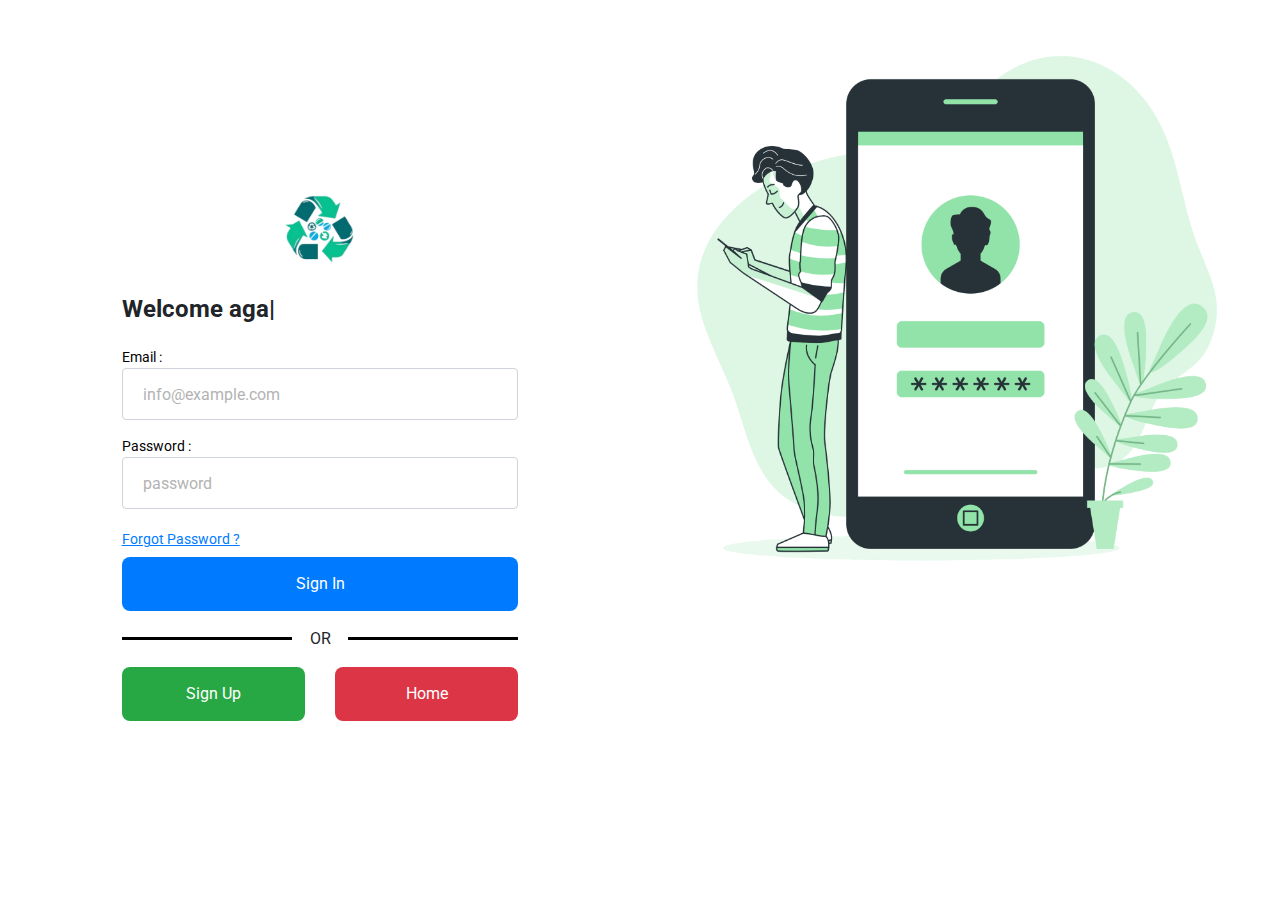
<file: index.html>
<!doctype html>
<html lang="en">

<head>
  <!-- Required meta tags -->
  <meta charset="utf-8">
  <meta name="viewport" content="width=device-width, initial-scale=1, shrink-to-fit=no">
  <link rel="shortcut icon" href="assets/img/logo.jpeg" type="image/x-icon">

  <link href="https://fonts.googleapis.com/css?family=Roboto:300,400&display=swap" rel="stylesheet">

  <link rel="stylesheet" href="assets/fonts/icomoon/style.css">
  <!-- Bootstrap CSS -->
  <link rel="stylesheet" href="assets/vendor/bootstrap/bootstrap.min.css">

  <!-- Style -->
  <link rel="stylesheet" href="assets/css/style.css">

  <title>Login</title>
</head>

<body>


  <div class="d-lg-flex half">
    <div class="bg order-1 order-md-2 mobile-hidden"><img src="assets/img/login-img.png" class="img" alt="login"></div>
    <div class="contents order-2 order-md-1 login">

      <div class="container">
        <div class="row mobile-row align-items-center justify-content-center">
          <div class="col-lg-8 col-md-10">
            <div class="text-center mb-3"> <img src="assets/img/logo-removebg-preview.png" style="width: 100px;" alt="">
            </div>
            <h3 class="login-text"> <strong><span id="element"></span></strong></h3>
            <form action="#" method="post" class="mt-4">
              <div class="form-group first">
                <label for="username">Email :</label>
                <input type="text" class="form-control input" placeholder="info@example.com" id="username">
              </div>
              <div class="form-group last mb-3">
                <label for="password">Password :</label>
                <input type="password" class="form-control input" placeholder="password" id="password">
              </div>

              <div class="d-flex mb-2 align-items-center">
                <span class="me-auto"><a href="#" class="forgot-pass">Forgot Password ?</a></span>
              </div>
              <div class="group-btn">
                <button class="link btn-block btn-primary sign-in">Sign In</button>
                <div class="text-center my-3 or"> <span>OR</span> </div>
                <div class="row mt-3">
                  <div class="col-md-6 col-sm-6">
                    <a href="register.html" class="link link-sign-up btn-block btn-success">Sign Up</a>
                  </div>
                  <div class="col-md-6 col-sm-6">
                    <a href="#" class="link link-home btn-block btn-danger">Home</a>
                  </div>
                </div>
              </div>

            </form>
          </div>
        </div>
      </div>
    </div>

    <div class="bg order-1 order-md-2 main-hidden"><img src="assets/img/login-img.png" alt=""></div>

  </div>



  <script src="./assets/vendor/jQuery/jquery-3.3.1.min.js"></script>
  <script src="./assets/vendor/jQuery/popper.min.js"></script>
  <script src="assets/vendor/typed/typed.umd.js"></script>
  <script src="./assets/js/main.js"></script>
</body>

</html>
</file>
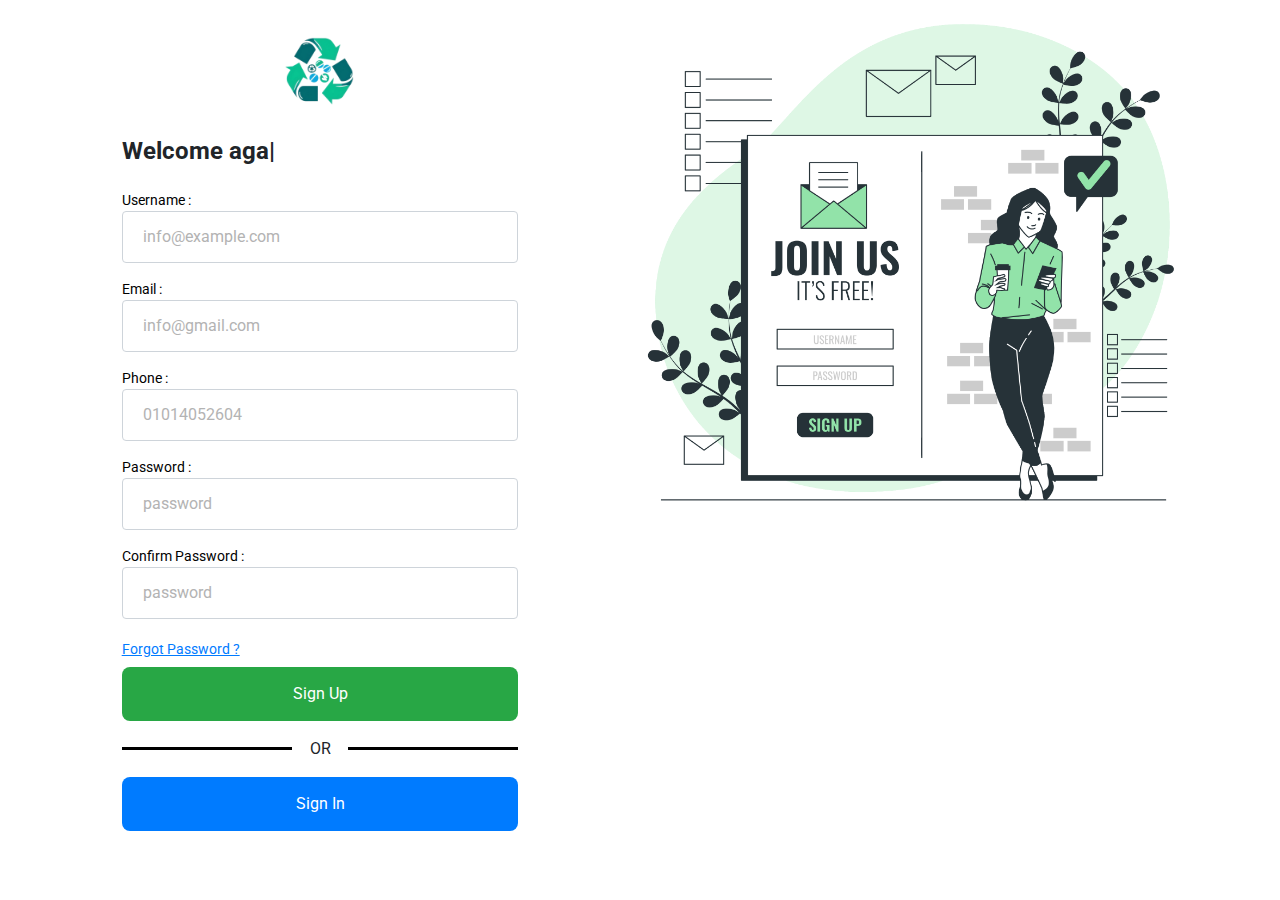
<file: register.html>
<!doctype html>
<html lang="en">

<head>
    <!-- Required meta tags -->
    <meta charset="utf-8">
    <meta name="viewport" content="width=device-width, initial-scale=1, shrink-to-fit=no">
    <link rel="shortcut icon" href="assets/img/logo.jpeg" type="image/x-icon">
    <link href="https://fonts.googleapis.com/css?family=Roboto:300,400&display=swap" rel="stylesheet">

    <link rel="stylesheet" href="assets/fonts/icomoon/style.css">
    <!-- Bootstrap CSS -->
    <link rel="stylesheet" href="assets/vendor/bootstrap/bootstrap.min.css">

    <!-- Style -->
    <link rel="stylesheet" href="assets/css/style.css">

    <title>Login</title>
</head>

<body>


    <div class="d-lg-flex half">
        <div class="bg order-2 order-md-2 mobile-hidden"><img src="assets/img/Sign up-bro.png" class="img register-img"
                alt="login">
        </div>

        <div class="contents order-1 order-md-1 register-login">
            <div class="container">
                <div class="row mobile-row register-row align-items-center justify-content-center">
                    <div class="col-lg-8 col-md-10">
                        <div class="text-center mb-3"> <img src="assets/img/logo-removebg-preview.png"
                                style="width: 100px;" alt="">
                        </div>
                        <h3 class="login-text"> <strong><span id="element"></span></strong></h3>
                        <form action="#" method="post" class="mt-4">
                            <div class="form-group first">
                                <label for="username">Username :</label>
                                <input type="text" class="form-control input" placeholder="info@example.com"
                                    id="username">
                            </div>

                            <div class="form-group first">
                                <label for="username">Email :</label>
                                <input type="text" class="form-control input" placeholder="info@gmail.com"
                                    id="username">
                            </div>
                            <div class="form-group first">
                                <label for="username">Phone :</label>
                                <input type="text" class="form-control input" placeholder="01014052604" id="username">
                            </div>
                            <div class="form-group last mb-3">
                                <label for="password">Password :</label>
                                <input type="password" class="form-control input" placeholder="password" id="password">
                            </div>

                            <div class="form-group last mb-3">
                                <label for="password">Confirm Password :</label>
                                <input type="password" class="form-control input" placeholder="password" id="password">
                            </div>

                            <div class="d-flex mb-2 align-items-center">
                                <span class="me-auto"><a href="#" class="forgot-pass">Forgot Password ?</a></span>
                            </div>
                            <div class="group-btn mb-5">
                                <button class="link btn-block btn-success sign-in">Sign Up</button>
                                <div class="text-center my-3 or"> <span>OR</span> </div>
                                <div class="row mt-3">
                                    <div class="col-md-12">
                                        <a href="index.html" class="link link-sign-up btn-block btn-primary">Sign In</a>
                                    </div>
                                  
                                </div>
                            </div>

                        </form>
                    </div>
                </div>
            </div>
        </div>




        <div class="bg order-1 order-md-2 main-hidden"><img src="assets/img/Sign up-bro.png" alt=""></div>

    </div>



    <script src="./assets/vendor/jQuery/jquery-3.3.1.min.js"></script>
    <script src="./assets/vendor/jQuery/popper.min.js"></script>
    <script src="assets/vendor/typed/typed.umd.js"></script>
    <script src="./assets/js/main.js"></script>
</body>

</html>
</file>
<file: assets/fonts/icomoon/style.css>
@font-face {
  font-family: 'icomoon';
  src:  url('fonts/icomoon.eot?10si43');
  src:  url('fonts/icomoon.eot?10si43#iefix') format('embedded-opentype'),
    url('fonts/icomoon.ttf?10si43') format('truetype'),
    url('fonts/icomoon.woff?10si43') format('woff'),
    url('fonts/icomoon.svg?10si43#icomoon') format('svg');
  font-weight: normal;
  font-style: normal;
}

[class^="icon-"], [class*=" icon-"] {
  /* use !important to prevent issues with browser extensions that change fonts */
  font-family: 'icomoon' !important;
  speak: none;
  font-style: normal;
  font-weight: normal;
  font-variant: normal;
  text-transform: none;
  line-height: 1;

  /* Better Font Rendering =========== */
  -webkit-font-smoothing: antialiased;
  -moz-osx-font-smoothing: grayscale;
}

.icon-asterisk:before {
  content: "\f069";
}
.icon-plus:before {
  content: "\f067";
}
.icon-question:before {
  content: "\f128";
}
.icon-minus:before {
  content: "\f068";
}
.icon-glass:before {
  content: "\f000";
}
.icon-music:before {
  content: "\f001";
}
.icon-search:before {
  content: "\f002";
}
.icon-envelope-o:before {
  content: "\f003";
}
.icon-heart:before {
  content: "\f004";
}
.icon-star:before {
  content: "\f005";
}
.icon-star-o:before {
  content: "\f006";
}
.icon-user:before {
  content: "\f007";
}
.icon-film:before {
  content: "\f008";
}
.icon-th-large:before {
  content: "\f009";
}
.icon-th:before {
  content: "\f00a";
}
.icon-th-list:before {
  content: "\f00b";
}
.icon-check:before {
  content: "\f00c";
}
.icon-close:before {
  content: "\f00d";
}
.icon-remove:before {
  content: "\f00d";
}
.icon-times:before {
  content: "\f00d";
}
.icon-search-plus:before {
  content: "\f00e";
}
.icon-search-minus:before {
  content: "\f010";
}
.icon-power-off:before {
  content: "\f011";
}
.icon-signal:before {
  content: "\f012";
}
.icon-cog:before {
  content: "\f013";
}
.icon-gear:before {
  content: "\f013";
}
.icon-trash-o:before {
  content: "\f014";
}
.icon-home:before {
  content: "\f015";
}
.icon-file-o:before {
  content: "\f016";
}
.icon-clock-o:before {
  content: "\f017";
}
.icon-road:before {
  content: "\f018";
}
.icon-download:before {
  content: "\f019";
}
.icon-arrow-circle-o-down:before {
  content: "\f01a";
}
.icon-arrow-circle-o-up:before {
  content: "\f01b";
}
.icon-inbox:before {
  content: "\f01c";
}
.icon-play-circle-o:before {
  content: "\f01d";
}
.icon-repeat:before {
  content: "\f01e";
}
.icon-rotate-right:before {
  content: "\f01e";
}
.icon-refresh:before {
  content: "\f021";
}
.icon-list-alt:before {
  content: "\f022";
}
.icon-lock:before {
  content: "\f023";
}
.icon-flag:before {
  content: "\f024";
}
.icon-headphones:before {
  content: "\f025";
}
.icon-volume-off:before {
  content: "\f026";
}
.icon-volume-down:before {
  content: "\f027";
}
.icon-volume-up:before {
  content: "\f028";
}
.icon-qrcode:before {
  content: "\f029";
}
.icon-barcode:before {
  content: "\f02a";
}
.icon-tag:before {
  content: "\f02b";
}
.icon-tags:before {
  content: "\f02c";
}
.icon-book:before {
  content: "\f02d";
}
.icon-bookmark:before {
  content: "\f02e";
}
.icon-print:before {
  content: "\f02f";
}
.icon-camera:before {
  content: "\f030";
}
.icon-font:before {
  content: "\f031";
}
.icon-bold:before {
  content: "\f032";
}
.icon-italic:before {
  content: "\f033";
}
.icon-text-height:before {
  content: "\f034";
}
.icon-text-width:before {
  content: "\f035";
}
.icon-align-left:before {
  content: "\f036";
}
.icon-align-center:before {
  content: "\f037";
}
.icon-align-right:before {
  content: "\f038";
}
.icon-align-justify:before {
  content: "\f039";
}
.icon-list:before {
  content: "\f03a";
}
.icon-dedent:before {
  content: "\f03b";
}
.icon-outdent:before {
  content: "\f03b";
}
.icon-indent:before {
  content: "\f03c";
}
.icon-video-camera:before {
  content: "\f03d";
}
.icon-image:before {
  content: "\f03e";
}
.icon-photo:before {
  content: "\f03e";
}
.icon-picture-o:before {
  content: "\f03e";
}
.icon-pencil:before {
  content: "\f040";
}
.icon-map-marker:before {
  content: "\f041";
}
.icon-adjust:before {
  content: "\f042";
}
.icon-tint:before {
  content: "\f043";
}
.icon-edit:before {
  content: "\f044";
}
.icon-pencil-square-o:before {
  content: "\f044";
}
.icon-share-square-o:before {
  content: "\f045";
}
.icon-check-square-o:before {
  content: "\f046";
}
.icon-arrows:before {
  content: "\f047";
}
.icon-step-backward:before {
  content: "\f048";
}
.icon-fast-backward:before {
  content: "\f049";
}
.icon-backward:before {
  content: "\f04a";
}
.icon-play:before {
  content: "\f04b";
}
.icon-pause:before {
  content: "\f04c";
}
.icon-stop:before {
  content: "\f04d";
}
.icon-forward:before {
  content: "\f04e";
}
.icon-fast-forward:before {
  content: "\f050";
}
.icon-step-forward:before {
  content: "\f051";
}
.icon-eject:before {
  content: "\f052";
}
.icon-chevron-left:before {
  content: "\f053";
}
.icon-chevron-right:before {
  content: "\f054";
}
.icon-plus-circle:before {
  content: "\f055";
}
.icon-minus-circle:before {
  content: "\f056";
}
.icon-times-circle:before {
  content: "\f057";
}
.icon-check-circle:before {
  content: "\f058";
}
.icon-question-circle:before {
  content: "\f059";
}
.icon-info-circle:before {
  content: "\f05a";
}
.icon-crosshairs:before {
  content: "\f05b";
}
.icon-times-circle-o:before {
  content: "\f05c";
}
.icon-check-circle-o:before {
  content: "\f05d";
}
.icon-ban:before {
  content: "\f05e";
}
.icon-arrow-left:before {
  content: "\f060";
}
.icon-arrow-right:before {
  content: "\f061";
}
.icon-arrow-up:before {
  content: "\f062";
}
.icon-arrow-down:before {
  content: "\f063";
}
.icon-mail-forward:before {
  content: "\f064";
}
.icon-share:before {
  content: "\f064";
}
.icon-expand:before {
  content: "\f065";
}
.icon-compress:before {
  content: "\f066";
}
.icon-exclamation-circle:before {
  content: "\f06a";
}
.icon-gift:before {
  content: "\f06b";
}
.icon-leaf:before {
  content: "\f06c";
}
.icon-fire:before {
  content: "\f06d";
}
.icon-eye:before {
  content: "\f06e";
}
.icon-eye-slash:before {
  content: "\f070";
}
.icon-exclamation-triangle:before {
  content: "\f071";
}
.icon-warning:before {
  content: "\f071";
}
.icon-plane:before {
  content: "\f072";
}
.icon-calendar:before {
  content: "\f073";
}
.icon-random:before {
  content: "\f074";
}
.icon-comment:before {
  content: "\f075";
}
.icon-magnet:before {
  content: "\f076";
}
.icon-chevron-up:before {
  content: "\f077";
}
.icon-chevron-down:before {
  content: "\f078";
}
.icon-retweet:before {
  content: "\f079";
}
.icon-shopping-cart:before {
  content: "\f07a";
}
.icon-folder:before {
  content: "\f07b";
}
.icon-folder-open:before {
  content: "\f07c";
}
.icon-arrows-v:before {
  content: "\f07d";
}
.icon-arrows-h:before {
  content: "\f07e";
}
.icon-bar-chart:before {
  content: "\f080";
}
.icon-bar-chart-o:before {
  content: "\f080";
}
.icon-twitter-square:before {
  content: "\f081";
}
.icon-facebook-square:before {
  content: "\f082";
}
.icon-camera-retro:before {
  content: "\f083";
}
.icon-key:before {
  content: "\f084";
}
.icon-cogs:before {
  content: "\f085";
}
.icon-gears:before {
  content: "\f085";
}
.icon-comments:before {
  content: "\f086";
}
.icon-thumbs-o-up:before {
  content: "\f087";
}
.icon-thumbs-o-down:before {
  content: "\f088";
}
.icon-star-half:before {
  content: "\f089";
}
.icon-heart-o:before {
  content: "\f08a";
}
.icon-sign-out:before {
  content: "\f08b";
}
.icon-linkedin-square:before {
  content: "\f08c";
}
.icon-thumb-tack:before {
  content: "\f08d";
}
.icon-external-link:before {
  content: "\f08e";
}
.icon-sign-in:before {
  content: "\f090";
}
.icon-trophy:before {
  content: "\f091";
}
.icon-github-square:before {
  content: "\f092";
}
.icon-upload:before {
  content: "\f093";
}
.icon-lemon-o:before {
  content: "\f094";
}
.icon-phone:before {
  content: "\f095";
}
.icon-square-o:before {
  content: "\f096";
}
.icon-bookmark-o:before {
  content: "\f097";
}
.icon-phone-square:before {
  content: "\f098";
}
.icon-twitter:before {
  content: "\f099";
}
.icon-facebook:before {
  content: "\f09a";
}
.icon-facebook-f:before {
  content: "\f09a";
}
.icon-github:before {
  content: "\f09b";
}
.icon-unlock:before {
  content: "\f09c";
}
.icon-credit-card:before {
  content: "\f09d";
}
.icon-feed:before {
  content: "\f09e";
}
.icon-rss:before {
  content: "\f09e";
}
.icon-hdd-o:before {
  content: "\f0a0";
}
.icon-bullhorn:before {
  content: "\f0a1";
}
.icon-bell-o:before {
  content: "\f0a2";
}
.icon-certificate:before {
  content: "\f0a3";
}
.icon-hand-o-right:before {
  content: "\f0a4";
}
.icon-hand-o-left:before {
  content: "\f0a5";
}
.icon-hand-o-up:before {
  content: "\f0a6";
}
.icon-hand-o-down:before {
  content: "\f0a7";
}
.icon-arrow-circle-left:before {
  content: "\f0a8";
}
.icon-arrow-circle-right:before {
  content: "\f0a9";
}
.icon-arrow-circle-up:before {
  content: "\f0aa";
}
.icon-arrow-circle-down:before {
  content: "\f0ab";
}
.icon-globe:before {
  content: "\f0ac";
}
.icon-wrench:before {
  content: "\f0ad";
}
.icon-tasks:before {
  content: "\f0ae";
}
.icon-filter:before {
  content: "\f0b0";
}
.icon-briefcase:before {
  content: "\f0b1";
}
.icon-arrows-alt:before {
  content: "\f0b2";
}
.icon-group:before {
  content: "\f0c0";
}
.icon-users:before {
  content: "\f0c0";
}
.icon-chain:before {
  content: "\f0c1";
}
.icon-link:before {
  content: "\f0c1";
}
.icon-cloud:before {
  content: "\f0c2";
}
.icon-flask:before {
  content: "\f0c3";
}
.icon-cut:before {
  content: "\f0c4";
}
.icon-scissors:before {
  content: "\f0c4";
}
.icon-copy:before {
  content: "\f0c5";
}
.icon-files-o:before {
  content: "\f0c5";
}
.icon-paperclip:before {
  content: "\f0c6";
}
.icon-floppy-o:before {
  content: "\f0c7";
}
.icon-save:before {
  content: "\f0c7";
}
.icon-square:before {
  content: "\f0c8";
}
.icon-bars:before {
  content: "\f0c9";
}
.icon-navicon:before {
  content: "\f0c9";
}
.icon-reorder:before {
  content: "\f0c9";
}
.icon-list-ul:before {
  content: "\f0ca";
}
.icon-list-ol:before {
  content: "\f0cb";
}
.icon-strikethrough:before {
  content: "\f0cc";
}
.icon-underline:before {
  content: "\f0cd";
}
.icon-table:before {
  content: "\f0ce";
}
.icon-magic:before {
  content: "\f0d0";
}
.icon-truck:before {
  content: "\f0d1";
}
.icon-pinterest:before {
  content: "\f0d2";
}
.icon-pinterest-square:before {
  content: "\f0d3";
}
.icon-google-plus-square:before {
  content: "\f0d4";
}
.icon-google-plus:before {
  content: "\f0d5";
}
.icon-money:before {
  content: "\f0d6";
}
.icon-caret-down:before {
  content: "\f0d7";
}
.icon-caret-up:before {
  content: "\f0d8";
}
.icon-caret-left:before {
  content: "\f0d9";
}
.icon-caret-right:before {
  content: "\f0da";
}
.icon-columns:before {
  content: "\f0db";
}
.icon-sort:before {
  content: "\f0dc";
}
.icon-unsorted:before {
  content: "\f0dc";
}
.icon-sort-desc:before {
  content: "\f0dd";
}
.icon-sort-down:before {
  content: "\f0dd";
}
.icon-sort-asc:before {
  content: "\f0de";
}
.icon-sort-up:before {
  content: "\f0de";
}
.icon-envelope:before {
  content: "\f0e0";
}
.icon-linkedin:before {
  content: "\f0e1";
}
.icon-rotate-left:before {
  content: "\f0e2";
}
.icon-undo:before {
  content: "\f0e2";
}
.icon-gavel:before {
  content: "\f0e3";
}
.icon-legal:before {
  content: "\f0e3";
}
.icon-dashboard:before {
  content: "\f0e4";
}
.icon-tachometer:before {
  content: "\f0e4";
}
.icon-comment-o:before {
  content: "\f0e5";
}
.icon-comments-o:before {
  content: "\f0e6";
}
.icon-bolt:before {
  content: "\f0e7";
}
.icon-flash:before {
  content: "\f0e7";
}
.icon-sitemap:before {
  content: "\f0e8";
}
.icon-umbrella:before {
  content: "\f0e9";
}
.icon-clipboard:before {
  content: "\f0ea";
}
.icon-paste:before {
  content: "\f0ea";
}
.icon-lightbulb-o:before {
  content: "\f0eb";
}
.icon-exchange:before {
  content: "\f0ec";
}
.icon-cloud-download:before {
  content: "\f0ed";
}
.icon-cloud-upload:before {
  content: "\f0ee";
}
.icon-user-md:before {
  content: "\f0f0";
}
.icon-stethoscope:before {
  content: "\f0f1";
}
.icon-suitcase:before {
  content: "\f0f2";
}
.icon-bell:before {
  content: "\f0f3";
}
.icon-coffee:before {
  content: "\f0f4";
}
.icon-cutlery:before {
  content: "\f0f5";
}
.icon-file-text-o:before {
  content: "\f0f6";
}
.icon-building-o:before {
  content: "\f0f7";
}
.icon-hospital-o:before {
  content: "\f0f8";
}
.icon-ambulance:before {
  content: "\f0f9";
}
.icon-medkit:before {
  content: "\f0fa";
}
.icon-fighter-jet:before {
  content: "\f0fb";
}
.icon-beer:before {
  content: "\f0fc";
}
.icon-h-square:before {
  content: "\f0fd";
}
.icon-plus-square:before {
  content: "\f0fe";
}
.icon-angle-double-left:before {
  content: "\f100";
}
.icon-angle-double-right:before {
  content: "\f101";
}
.icon-angle-double-up:before {
  content: "\f102";
}
.icon-angle-double-down:before {
  content: "\f103";
}
.icon-angle-left:before {
  content: "\f104";
}
.icon-angle-right:before {
  content: "\f105";
}
.icon-angle-up:before {
  content: "\f106";
}
.icon-angle-down:before {
  content: "\f107";
}
.icon-desktop:before {
  content: "\f108";
}
.icon-laptop:before {
  content: "\f109";
}
.icon-tablet:before {
  content: "\f10a";
}
.icon-mobile:before {
  content: "\f10b";
}
.icon-mobile-phone:before {
  content: "\f10b";
}
.icon-circle-o:before {
  content: "\f10c";
}
.icon-quote-left:before {
  content: "\f10d";
}
.icon-quote-right:before {
  content: "\f10e";
}
.icon-spinner:before {
  content: "\f110";
}
.icon-circle:before {
  content: "\f111";
}
.icon-mail-reply:before {
  content: "\f112";
}
.icon-reply:before {
  content: "\f112";
}
.icon-github-alt:before {
  content: "\f113";
}
.icon-folder-o:before {
  content: "\f114";
}
.icon-folder-open-o:before {
  content: "\f115";
}
.icon-smile-o:before {
  content: "\f118";
}
.icon-frown-o:before {
  content: "\f119";
}
.icon-meh-o:before {
  content: "\f11a";
}
.icon-gamepad:before {
  content: "\f11b";
}
.icon-keyboard-o:before {
  content: "\f11c";
}
.icon-flag-o:before {
  content: "\f11d";
}
.icon-flag-checkered:before {
  content: "\f11e";
}
.icon-terminal:before {
  content: "\f120";
}
.icon-code:before {
  content: "\f121";
}
.icon-mail-reply-all:before {
  content: "\f122";
}
.icon-reply-all:before {
  content: "\f122";
}
.icon-star-half-empty:before {
  content: "\f123";
}
.icon-star-half-full:before {
  content: "\f123";
}
.icon-star-half-o:before {
  content: "\f123";
}
.icon-location-arrow:before {
  content: "\f124";
}
.icon-crop:before {
  content: "\f125";
}
.icon-code-fork:before {
  content: "\f126";
}
.icon-chain-broken:before {
  content: "\f127";
}
.icon-unlink:before {
  content: "\f127";
}
.icon-info:before {
  content: "\f129";
}
.icon-exclamation:before {
  content: "\f12a";
}
.icon-superscript:before {
  content: "\f12b";
}
.icon-subscript:before {
  content: "\f12c";
}
.icon-eraser:before {
  content: "\f12d";
}
.icon-puzzle-piece:before {
  content: "\f12e";
}
.icon-microphone:before {
  content: "\f130";
}
.icon-microphone-slash:before {
  content: "\f131";
}
.icon-shield:before {
  content: "\f132";
}
.icon-calendar-o:before {
  content: "\f133";
}
.icon-fire-extinguisher:before {
  content: "\f134";
}
.icon-rocket:before {
  content: "\f135";
}
.icon-maxcdn:before {
  content: "\f136";
}
.icon-chevron-circle-left:before {
  content: "\f137";
}
.icon-chevron-circle-right:before {
  content: "\f138";
}
.icon-chevron-circle-up:before {
  content: "\f139";
}
.icon-chevron-circle-down:before {
  content: "\f13a";
}
.icon-html5:before {
  content: "\f13b";
}
.icon-css3:before {
  content: "\f13c";
}
.icon-anchor:before {
  content: "\f13d";
}
.icon-unlock-alt:before {
  content: "\f13e";
}
.icon-bullseye:before {
  content: "\f140";
}
.icon-ellipsis-h:before {
  content: "\f141";
}
.icon-ellipsis-v:before {
  content: "\f142";
}
.icon-rss-square:before {
  content: "\f143";
}
.icon-play-circle:before {
  content: "\f144";
}
.icon-ticket:before {
  content: "\f145";
}
.icon-minus-square:before {
  content: "\f146";
}
.icon-minus-square-o:before {
  content: "\f147";
}
.icon-level-up:before {
  content: "\f148";
}
.icon-level-down:before {
  content: "\f149";
}
.icon-check-square:before {
  content: "\f14a";
}
.icon-pencil-square:before {
  content: "\f14b";
}
.icon-external-link-square:before {
  content: "\f14c";
}
.icon-share-square:before {
  content: "\f14d";
}
.icon-compass:before {
  content: "\f14e";
}
.icon-caret-square-o-down:before {
  content: "\f150";
}
.icon-toggle-down:before {
  content: "\f150";
}
.icon-caret-square-o-up:before {
  content: "\f151";
}
.icon-toggle-up:before {
  content: "\f151";
}
.icon-caret-square-o-right:before {
  content: "\f152";
}
.icon-toggle-right:before {
  content: "\f152";
}
.icon-eur:before {
  content: "\f153";
}
.icon-euro:before {
  content: "\f153";
}
.icon-gbp:before {
  content: "\f154";
}
.icon-dollar:before {
  content: "\f155";
}
.icon-usd:before {
  content: "\f155";
}
.icon-inr:before {
  content: "\f156";
}
.icon-rupee:before {
  content: "\f156";
}
.icon-cny:before {
  content: "\f157";
}
.icon-jpy:before {
  content: "\f157";
}
.icon-rmb:before {
  content: "\f157";
}
.icon-yen:before {
  content: "\f157";
}
.icon-rouble:before {
  content: "\f158";
}
.icon-rub:before {
  content: "\f158";
}
.icon-ruble:before {
  content: "\f158";
}
.icon-krw:before {
  content: "\f159";
}
.icon-won:before {
  content: "\f159";
}
.icon-bitcoin:before {
  content: "\f15a";
}
.icon-btc:before {
  content: "\f15a";
}
.icon-file:before {
  content: "\f15b";
}
.icon-file-text:before {
  content: "\f15c";
}
.icon-sort-alpha-asc:before {
  content: "\f15d";
}
.icon-sort-alpha-desc:before {
  content: "\f15e";
}
.icon-sort-amount-asc:before {
  content: "\f160";
}
.icon-sort-amount-desc:before {
  content: "\f161";
}
.icon-sort-numeric-asc:before {
  content: "\f162";
}
.icon-sort-numeric-desc:before {
  content: "\f163";
}
.icon-thumbs-up:before {
  content: "\f164";
}
.icon-thumbs-down:before {
  content: "\f165";
}
.icon-youtube-square:before {
  content: "\f166";
}
.icon-youtube:before {
  content: "\f167";
}
.icon-xing:before {
  content: "\f168";
}
.icon-xing-square:before {
  content: "\f169";
}
.icon-youtube-play:before {
  content: "\f16a";
}
.icon-dropbox:before {
  content: "\f16b";
}
.icon-stack-overflow:before {
  content: "\f16c";
}
.icon-instagram:before {
  content: "\f16d";
}
.icon-flickr:before {
  content: "\f16e";
}
.icon-adn:before {
  content: "\f170";
}
.icon-bitbucket:before {
  content: "\f171";
}
.icon-bitbucket-square:before {
  content: "\f172";
}
.icon-tumblr:before {
  content: "\f173";
}
.icon-tumblr-square:before {
  content: "\f174";
}
.icon-long-arrow-down:before {
  content: "\f175";
}
.icon-long-arrow-up:before {
  content: "\f176";
}
.icon-long-arrow-left:before {
  content: "\f177";
}
.icon-long-arrow-right:before {
  content: "\f178";
}
.icon-apple:before {
  content: "\f179";
}
.icon-windows:before {
  content: "\f17a";
}
.icon-android:before {
  content: "\f17b";
}
.icon-linux:before {
  content: "\f17c";
}
.icon-dribbble:before {
  content: "\f17d";
}
.icon-skype:before {
  content: "\f17e";
}
.icon-foursquare:before {
  content: "\f180";
}
.icon-trello:before {
  content: "\f181";
}
.icon-female:before {
  content: "\f182";
}
.icon-male:before {
  content: "\f183";
}
.icon-gittip:before {
  content: "\f184";
}
.icon-gratipay:before {
  content: "\f184";
}
.icon-sun-o:before {
  content: "\f185";
}
.icon-moon-o:before {
  content: "\f186";
}
.icon-archive:before {
  content: "\f187";
}
.icon-bug:before {
  content: "\f188";
}
.icon-vk:before {
  content: "\f189";
}
.icon-weibo:before {
  content: "\f18a";
}
.icon-renren:before {
  content: "\f18b";
}
.icon-pagelines:before {
  content: "\f18c";
}
.icon-stack-exchange:before {
  content: "\f18d";
}
.icon-arrow-circle-o-right:before {
  content: "\f18e";
}
.icon-arrow-circle-o-left:before {
  content: "\f190";
}
.icon-caret-square-o-left:before {
  content: "\f191";
}
.icon-toggle-left:before {
  content: "\f191";
}
.icon-dot-circle-o:before {
  content: "\f192";
}
.icon-wheelchair:before {
  content: "\f193";
}
.icon-vimeo-square:before {
  content: "\f194";
}
.icon-try:before {
  content: "\f195";
}
.icon-turkish-lira:before {
  content: "\f195";
}
.icon-plus-square-o:before {
  content: "\f196";
}
.icon-space-shuttle:before {
  content: "\f197";
}
.icon-slack:before {
  content: "\f198";
}
.icon-envelope-square:before {
  content: "\f199";
}
.icon-wordpress:before {
  content: "\f19a";
}
.icon-openid:before {
  content: "\f19b";
}
.icon-bank:before {
  content: "\f19c";
}
.icon-institution:before {
  content: "\f19c";
}
.icon-university:before {
  content: "\f19c";
}
.icon-graduation-cap:before {
  content: "\f19d";
}
.icon-mortar-board:before {
  content: "\f19d";
}
.icon-yahoo:before {
  content: "\f19e";
}
.icon-google:before {
  content: "\f1a0";
}
.icon-reddit:before {
  content: "\f1a1";
}
.icon-reddit-square:before {
  content: "\f1a2";
}
.icon-stumbleupon-circle:before {
  content: "\f1a3";
}
.icon-stumbleupon:before {
  content: "\f1a4";
}
.icon-delicious:before {
  content: "\f1a5";
}
.icon-digg:before {
  content: "\f1a6";
}
.icon-pied-piper-pp:before {
  content: "\f1a7";
}
.icon-pied-piper-alt:before {
  content: "\f1a8";
}
.icon-drupal:before {
  content: "\f1a9";
}
.icon-joomla:before {
  content: "\f1aa";
}
.icon-language:before {
  content: "\f1ab";
}
.icon-fax:before {
  content: "\f1ac";
}
.icon-building:before {
  content: "\f1ad";
}
.icon-child:before {
  content: "\f1ae";
}
.icon-paw:before {
  content: "\f1b0";
}
.icon-spoon:before {
  content: "\f1b1";
}
.icon-cube:before {
  content: "\f1b2";
}
.icon-cubes:before {
  content: "\f1b3";
}
.icon-behance:before {
  content: "\f1b4";
}
.icon-behance-square:before {
  content: "\f1b5";
}
.icon-steam:before {
  content: "\f1b6";
}
.icon-steam-square:before {
  content: "\f1b7";
}
.icon-recycle:before {
  content: "\f1b8";
}
.icon-automobile:before {
  content: "\f1b9";
}
.icon-car:before {
  content: "\f1b9";
}
.icon-cab:before {
  content: "\f1ba";
}
.icon-taxi:before {
  content: "\f1ba";
}
.icon-tree:before {
  content: "\f1bb";
}
.icon-spotify:before {
  content: "\f1bc";
}
.icon-deviantart:before {
  content: "\f1bd";
}
.icon-soundcloud:before {
  content: "\f1be";
}
.icon-database:before {
  content: "\f1c0";
}
.icon-file-pdf-o:before {
  content: "\f1c1";
}
.icon-file-word-o:before {
  content: "\f1c2";
}
.icon-file-excel-o:before {
  content: "\f1c3";
}
.icon-file-powerpoint-o:before {
  content: "\f1c4";
}
.icon-file-image-o:before {
  content: "\f1c5";
}
.icon-file-photo-o:before {
  content: "\f1c5";
}
.icon-file-picture-o:before {
  content: "\f1c5";
}
.icon-file-archive-o:before {
  content: "\f1c6";
}
.icon-file-zip-o:before {
  content: "\f1c6";
}
.icon-file-audio-o:before {
  content: "\f1c7";
}
.icon-file-sound-o:before {
  content: "\f1c7";
}
.icon-file-movie-o:before {
  content: "\f1c8";
}
.icon-file-video-o:before {
  content: "\f1c8";
}
.icon-file-code-o:before {
  content: "\f1c9";
}
.icon-vine:before {
  content: "\f1ca";
}
.icon-codepen:before {
  content: "\f1cb";
}
.icon-jsfiddle:before {
  content: "\f1cc";
}
.icon-life-bouy:before {
  content: "\f1cd";
}
.icon-life-buoy:before {
  content: "\f1cd";
}
.icon-life-ring:before {
  content: "\f1cd";
}
.icon-life-saver:before {
  content: "\f1cd";
}
.icon-support:before {
  content: "\f1cd";
}
.icon-circle-o-notch:before {
  content: "\f1ce";
}
.icon-ra:before {
  content: "\f1d0";
}
.icon-rebel:before {
  content: "\f1d0";
}
.icon-resistance:before {
  content: "\f1d0";
}
.icon-empire:before {
  content: "\f1d1";
}
.icon-ge:before {
  content: "\f1d1";
}
.icon-git-square:before {
  content: "\f1d2";
}
.icon-git:before {
  content: "\f1d3";
}
.icon-hacker-news:before {
  content: "\f1d4";
}
.icon-y-combinator-square:before {
  content: "\f1d4";
}
.icon-yc-square:before {
  content: "\f1d4";
}
.icon-tencent-weibo:before {
  content: "\f1d5";
}
.icon-qq:before {
  content: "\f1d6";
}
.icon-wechat:before {
  content: "\f1d7";
}
.icon-weixin:before {
  content: "\f1d7";
}
.icon-paper-plane:before {
  content: "\f1d8";
}
.icon-send:before {
  content: "\f1d8";
}
.icon-paper-plane-o:before {
  content: "\f1d9";
}
.icon-send-o:before {
  content: "\f1d9";
}
.icon-history:before {
  content: "\f1da";
}
.icon-circle-thin:before {
  content: "\f1db";
}
.icon-header:before {
  content: "\f1dc";
}
.icon-paragraph:before {
  content: "\f1dd";
}
.icon-sliders:before {
  content: "\f1de";
}
.icon-share-alt:before {
  content: "\f1e0";
}
.icon-share-alt-square:before {
  content: "\f1e1";
}
.icon-bomb:before {
  content: "\f1e2";
}
.icon-futbol-o:before {
  content: "\f1e3";
}
.icon-soccer-ball-o:before {
  content: "\f1e3";
}
.icon-tty:before {
  content: "\f1e4";
}
.icon-binoculars:before {
  content: "\f1e5";
}
.icon-plug:before {
  content: "\f1e6";
}
.icon-slideshare:before {
  content: "\f1e7";
}
.icon-twitch:before {
  content: "\f1e8";
}
.icon-yelp:before {
  content: "\f1e9";
}
.icon-newspaper-o:before {
  content: "\f1ea";
}
.icon-wifi:before {
  content: "\f1eb";
}
.icon-calculator:before {
  content: "\f1ec";
}
.icon-paypal:before {
  content: "\f1ed";
}
.icon-google-wallet:before {
  content: "\f1ee";
}
.icon-cc-visa:before {
  content: "\f1f0";
}
.icon-cc-mastercard:before {
  content: "\f1f1";
}
.icon-cc-discover:before {
  content: "\f1f2";
}
.icon-cc-amex:before {
  content: "\f1f3";
}
.icon-cc-paypal:before {
  content: "\f1f4";
}
.icon-cc-stripe:before {
  content: "\f1f5";
}
.icon-bell-slash:before {
  content: "\f1f6";
}
.icon-bell-slash-o:before {
  content: "\f1f7";
}
.icon-trash:before {
  content: "\f1f8";
}
.icon-copyright:before {
  content: "\f1f9";
}
.icon-at:before {
  content: "\f1fa";
}
.icon-eyedropper:before {
  content: "\f1fb";
}
.icon-paint-brush:before {
  content: "\f1fc";
}
.icon-birthday-cake:before {
  content: "\f1fd";
}
.icon-area-chart:before {
  content: "\f1fe";
}
.icon-pie-chart:before {
  content: "\f200";
}
.icon-line-chart:before {
  content: "\f201";
}
.icon-lastfm:before {
  content: "\f202";
}
.icon-lastfm-square:before {
  content: "\f203";
}
.icon-toggle-off:before {
  content: "\f204";
}
.icon-toggle-on:before {
  content: "\f205";
}
.icon-bicycle:before {
  content: "\f206";
}
.icon-bus:before {
  content: "\f207";
}
.icon-ioxhost:before {
  content: "\f208";
}
.icon-angellist:before {
  content: "\f209";
}
.icon-cc:before {
  content: "\f20a";
}
.icon-ils:before {
  content: "\f20b";
}
.icon-shekel:before {
  content: "\f20b";
}
.icon-sheqel:before {
  content: "\f20b";
}
.icon-meanpath:before {
  content: "\f20c";
}
.icon-buysellads:before {
  content: "\f20d";
}
.icon-connectdevelop:before {
  content: "\f20e";
}
.icon-dashcube:before {
  content: "\f210";
}
.icon-forumbee:before {
  content: "\f211";
}
.icon-leanpub:before {
  content: "\f212";
}
.icon-sellsy:before {
  content: "\f213";
}
.icon-shirtsinbulk:before {
  content: "\f214";
}
.icon-simplybuilt:before {
  content: "\f215";
}
.icon-skyatlas:before {
  content: "\f216";
}
.icon-cart-plus:before {
  content: "\f217";
}
.icon-cart-arrow-down:before {
  content: "\f218";
}
.icon-diamond:before {
  content: "\f219";
}
.icon-ship:before {
  content: "\f21a";
}
.icon-user-secret:before {
  content: "\f21b";
}
.icon-motorcycle:before {
  content: "\f21c";
}
.icon-street-view:before {
  content: "\f21d";
}
.icon-heartbeat:before {
  content: "\f21e";
}
.icon-venus:before {
  content: "\f221";
}
.icon-mars:before {
  content: "\f222";
}
.icon-mercury:before {
  content: "\f223";
}
.icon-intersex:before {
  content: "\f224";
}
.icon-transgender:before {
  content: "\f224";
}
.icon-transgender-alt:before {
  content: "\f225";
}
.icon-venus-double:before {
  content: "\f226";
}
.icon-mars-double:before {
  content: "\f227";
}
.icon-venus-mars:before {
  content: "\f228";
}
.icon-mars-stroke:before {
  content: "\f229";
}
.icon-mars-stroke-v:before {
  content: "\f22a";
}
.icon-mars-stroke-h:before {
  content: "\f22b";
}
.icon-neuter:before {
  content: "\f22c";
}
.icon-genderless:before {
  content: "\f22d";
}
.icon-facebook-official:before {
  content: "\f230";
}
.icon-pinterest-p:before {
  content: "\f231";
}
.icon-whatsapp:before {
  content: "\f232";
}
.icon-server:before {
  content: "\f233";
}
.icon-user-plus:before {
  content: "\f234";
}
.icon-user-times:before {
  content: "\f235";
}
.icon-bed:before {
  content: "\f236";
}
.icon-hotel:before {
  content: "\f236";
}
.icon-viacoin:before {
  content: "\f237";
}
.icon-train:before {
  content: "\f238";
}
.icon-subway:before {
  content: "\f239";
}
.icon-medium:before {
  content: "\f23a";
}
.icon-y-combinator:before {
  content: "\f23b";
}
.icon-yc:before {
  content: "\f23b";
}
.icon-optin-monster:before {
  content: "\f23c";
}
.icon-opencart:before {
  content: "\f23d";
}
.icon-expeditedssl:before {
  content: "\f23e";
}
.icon-battery:before {
  content: "\f240";
}
.icon-battery-4:before {
  content: "\f240";
}
.icon-battery-full:before {
  content: "\f240";
}
.icon-battery-3:before {
  content: "\f241";
}
.icon-battery-three-quarters:before {
  content: "\f241";
}
.icon-battery-2:before {
  content: "\f242";
}
.icon-battery-half:before {
  content: "\f242";
}
.icon-battery-1:before {
  content: "\f243";
}
.icon-battery-quarter:before {
  content: "\f243";
}
.icon-battery-0:before {
  content: "\f244";
}
.icon-battery-empty:before {
  content: "\f244";
}
.icon-mouse-pointer:before {
  content: "\f245";
}
.icon-i-cursor:before {
  content: "\f246";
}
.icon-object-group:before {
  content: "\f247";
}
.icon-object-ungroup:before {
  content: "\f248";
}
.icon-sticky-note:before {
  content: "\f249";
}
.icon-sticky-note-o:before {
  content: "\f24a";
}
.icon-cc-jcb:before {
  content: "\f24b";
}
.icon-cc-diners-club:before {
  content: "\f24c";
}
.icon-clone:before {
  content: "\f24d";
}
.icon-balance-scale:before {
  content: "\f24e";
}
.icon-hourglass-o:before {
  content: "\f250";
}
.icon-hourglass-1:before {
  content: "\f251";
}
.icon-hourglass-start:before {
  content: "\f251";
}
.icon-hourglass-2:before {
  content: "\f252";
}
.icon-hourglass-half:before {
  content: "\f252";
}
.icon-hourglass-3:before {
  content: "\f253";
}
.icon-hourglass-end:before {
  content: "\f253";
}
.icon-hourglass:before {
  content: "\f254";
}
.icon-hand-grab-o:before {
  content: "\f255";
}
.icon-hand-rock-o:before {
  content: "\f255";
}
.icon-hand-paper-o:before {
  content: "\f256";
}
.icon-hand-stop-o:before {
  content: "\f256";
}
.icon-hand-scissors-o:before {
  content: "\f257";
}
.icon-hand-lizard-o:before {
  content: "\f258";
}
.icon-hand-spock-o:before {
  content: "\f259";
}
.icon-hand-pointer-o:before {
  content: "\f25a";
}
.icon-hand-peace-o:before {
  content: "\f25b";
}
.icon-trademark:before {
  content: "\f25c";
}
.icon-registered:before {
  content: "\f25d";
}
.icon-creative-commons:before {
  content: "\f25e";
}
.icon-gg:before {
  content: "\f260";
}
.icon-gg-circle:before {
  content: "\f261";
}
.icon-tripadvisor:before {
  content: "\f262";
}
.icon-odnoklassniki:before {
  content: "\f263";
}
.icon-odnoklassniki-square:before {
  content: "\f264";
}
.icon-get-pocket:before {
  content: "\f265";
}
.icon-wikipedia-w:before {
  content: "\f266";
}
.icon-safari:before {
  content: "\f267";
}
.icon-chrome:before {
  content: "\f268";
}
.icon-firefox:before {
  content: "\f269";
}
.icon-opera:before {
  content: "\f26a";
}
.icon-internet-explorer:before {
  content: "\f26b";
}
.icon-television:before {
  content: "\f26c";
}
.icon-tv:before {
  content: "\f26c";
}
.icon-contao:before {
  content: "\f26d";
}
.icon-500px:before {
  content: "\f26e";
}
.icon-amazon:before {
  content: "\f270";
}
.icon-calendar-plus-o:before {
  content: "\f271";
}
.icon-calendar-minus-o:before {
  content: "\f272";
}
.icon-calendar-times-o:before {
  content: "\f273";
}
.icon-calendar-check-o:before {
  content: "\f274";
}
.icon-industry:before {
  content: "\f275";
}
.icon-map-pin:before {
  content: "\f276";
}
.icon-map-signs:before {
  content: "\f277";
}
.icon-map-o:before {
  content: "\f278";
}
.icon-map:before {
  content: "\f279";
}
.icon-commenting:before {
  content: "\f27a";
}
.icon-commenting-o:before {
  content: "\f27b";
}
.icon-houzz:before {
  content: "\f27c";
}
.icon-vimeo:before {
  content: "\f27d";
}
.icon-black-tie:before {
  content: "\f27e";
}
.icon-fonticons:before {
  content: "\f280";
}
.icon-reddit-alien:before {
  content: "\f281";
}
.icon-edge:before {
  content: "\f282";
}
.icon-credit-card-alt:before {
  content: "\f283";
}
.icon-codiepie:before {
  content: "\f284";
}
.icon-modx:before {
  content: "\f285";
}
.icon-fort-awesome:before {
  content: "\f286";
}
.icon-usb:before {
  content: "\f287";
}
.icon-product-hunt:before {
  content: "\f288";
}
.icon-mixcloud:before {
  content: "\f289";
}
.icon-scribd:before {
  content: "\f28a";
}
.icon-pause-circle:before {
  content: "\f28b";
}
.icon-pause-circle-o:before {
  content: "\f28c";
}
.icon-stop-circle:before {
  content: "\f28d";
}
.icon-stop-circle-o:before {
  content: "\f28e";
}
.icon-shopping-bag:before {
  content: "\f290";
}
.icon-shopping-basket:before {
  content: "\f291";
}
.icon-hashtag:before {
  content: "\f292";
}
.icon-bluetooth:before {
  content: "\f293";
}
.icon-bluetooth-b:before {
  content: "\f294";
}
.icon-percent:before {
  content: "\f295";
}
.icon-gitlab:before {
  content: "\f296";
}
.icon-wpbeginner:before {
  content: "\f297";
}
.icon-wpforms:before {
  content: "\f298";
}
.icon-envira:before {
  content: "\f299";
}
.icon-universal-access:before {
  content: "\f29a";
}
.icon-wheelchair-alt:before {
  content: "\f29b";
}
.icon-question-circle-o:before {
  content: "\f29c";
}
.icon-blind:before {
  content: "\f29d";
}
.icon-audio-description:before {
  content: "\f29e";
}
.icon-volume-control-phone:before {
  content: "\f2a0";
}
.icon-braille:before {
  content: "\f2a1";
}
.icon-assistive-listening-systems:before {
  content: "\f2a2";
}
.icon-american-sign-language-interpreting:before {
  content: "\f2a3";
}
.icon-asl-interpreting:before {
  content: "\f2a3";
}
.icon-deaf:before {
  content: "\f2a4";
}
.icon-deafness:before {
  content: "\f2a4";
}
.icon-hard-of-hearing:before {
  content: "\f2a4";
}
.icon-glide:before {
  content: "\f2a5";
}
.icon-glide-g:before {
  content: "\f2a6";
}
.icon-sign-language:before {
  content: "\f2a7";
}
.icon-signing:before {
  content: "\f2a7";
}
.icon-low-vision:before {
  content: "\f2a8";
}
.icon-viadeo:before {
  content: "\f2a9";
}
.icon-viadeo-square:before {
  content: "\f2aa";
}
.icon-snapchat:before {
  content: "\f2ab";
}
.icon-snapchat-ghost:before {
  content: "\f2ac";
}
.icon-snapchat-square:before {
  content: "\f2ad";
}
.icon-pied-piper:before {
  content: "\f2ae";
}
.icon-first-order:before {
  content: "\f2b0";
}
.icon-yoast:before {
  content: "\f2b1";
}
.icon-themeisle:before {
  content: "\f2b2";
}
.icon-google-plus-circle:before {
  content: "\f2b3";
}
.icon-google-plus-official:before {
  content: "\f2b3";
}
.icon-fa:before {
  content: "\f2b4";
}
.icon-font-awesome:before {
  content: "\f2b4";
}
.icon-handshake-o:before {
  content: "\f2b5";
}
.icon-envelope-open:before {
  content: "\f2b6";
}
.icon-envelope-open-o:before {
  content: "\f2b7";
}
.icon-linode:before {
  content: "\f2b8";
}
.icon-address-book:before {
  content: "\f2b9";
}
.icon-address-book-o:before {
  content: "\f2ba";
}
.icon-address-card:before {
  content: "\f2bb";
}
.icon-vcard:before {
  content: "\f2bb";
}
.icon-address-card-o:before {
  content: "\f2bc";
}
.icon-vcard-o:before {
  content: "\f2bc";
}
.icon-user-circle:before {
  content: "\f2bd";
}
.icon-user-circle-o:before {
  content: "\f2be";
}
.icon-user-o:before {
  content: "\f2c0";
}
.icon-id-badge:before {
  content: "\f2c1";
}
.icon-drivers-license:before {
  content: "\f2c2";
}
.icon-id-card:before {
  content: "\f2c2";
}
.icon-drivers-license-o:before {
  content: "\f2c3";
}
.icon-id-card-o:before {
  content: "\f2c3";
}
.icon-quora:before {
  content: "\f2c4";
}
.icon-free-code-camp:before {
  content: "\f2c5";
}
.icon-telegram:before {
  content: "\f2c6";
}
.icon-thermometer:before {
  content: "\f2c7";
}
.icon-thermometer-4:before {
  content: "\f2c7";
}
.icon-thermometer-full:before {
  content: "\f2c7";
}
.icon-thermometer-3:before {
  content: "\f2c8";
}
.icon-thermometer-three-quarters:before {
  content: "\f2c8";
}
.icon-thermometer-2:before {
  content: "\f2c9";
}
.icon-thermometer-half:before {
  content: "\f2c9";
}
.icon-thermometer-1:before {
  content: "\f2ca";
}
.icon-thermometer-quarter:before {
  content: "\f2ca";
}
.icon-thermometer-0:before {
  content: "\f2cb";
}
.icon-thermometer-empty:before {
  content: "\f2cb";
}
.icon-shower:before {
  content: "\f2cc";
}
.icon-bath:before {
  content: "\f2cd";
}
.icon-bathtub:before {
  content: "\f2cd";
}
.icon-s15:before {
  content: "\f2cd";
}
.icon-podcast:before {
  content: "\f2ce";
}
.icon-window-maximize:before {
  content: "\f2d0";
}
.icon-window-minimize:before {
  content: "\f2d1";
}
.icon-window-restore:before {
  content: "\f2d2";
}
.icon-times-rectangle:before {
  content: "\f2d3";
}
.icon-window-close:before {
  content: "\f2d3";
}
.icon-times-rectangle-o:before {
  content: "\f2d4";
}
.icon-window-close-o:before {
  content: "\f2d4";
}
.icon-bandcamp:before {
  content: "\f2d5";
}
.icon-grav:before {
  content: "\f2d6";
}
.icon-etsy:before {
  content: "\f2d7";
}
.icon-imdb:before {
  content: "\f2d8";
}
.icon-ravelry:before {
  content: "\f2d9";
}
.icon-eercast:before {
  content: "\f2da";
}
.icon-microchip:before {
  content: "\f2db";
}
.icon-snowflake-o:before {
  content: "\f2dc";
}
.icon-superpowers:before {
  content: "\f2dd";
}
.icon-wpexplorer:before {
  content: "\f2de";
}
.icon-meetup:before {
  content: "\f2e0";
}
.icon-3d_rotation:before {
  content: "\e84d";
}
.icon-ac_unit:before {
  content: "\eb3b";
}
.icon-alarm:before {
  content: "\e855";
}
.icon-access_alarms:before {
  content: "\e191";
}
.icon-schedule:before {
  content: "\e8b5";
}
.icon-accessibility:before {
  content: "\e84e";
}
.icon-accessible:before {
  content: "\e914";
}
.icon-account_balance:before {
  content: "\e84f";
}
.icon-account_balance_wallet:before {
  content: "\e850";
}
.icon-account_box:before {
  content: "\e851";
}
.icon-account_circle:before {
  content: "\e853";
}
.icon-adb:before {
  content: "\e60e";
}
.icon-add:before {
  content: "\e145";
}
.icon-add_a_photo:before {
  content: "\e439";
}
.icon-alarm_add:before {
  content: "\e856";
}
.icon-add_alert:before {
  content: "\e003";
}
.icon-add_box:before {
  content: "\e146";
}
.icon-add_circle:before {
  content: "\e147";
}
.icon-control_point:before {
  content: "\e3ba";
}
.icon-add_location:before {
  content: "\e567";
}
.icon-add_shopping_cart:before {
  content: "\e854";
}
.icon-queue:before {
  content: "\e03c";
}
.icon-add_to_queue:before {
  content: "\e05c";
}
.icon-adjust2:before {
  content: "\e39e";
}
.icon-airline_seat_flat:before {
  content: "\e630";
}
.icon-airline_seat_flat_angled:before {
  content: "\e631";
}
.icon-airline_seat_individual_suite:before {
  content: "\e632";
}
.icon-airline_seat_legroom_extra:before {
  content: "\e633";
}
.icon-airline_seat_legroom_normal:before {
  content: "\e634";
}
.icon-airline_seat_legroom_reduced:before {
  content: "\e635";
}
.icon-airline_seat_recline_extra:before {
  content: "\e636";
}
.icon-airline_seat_recline_normal:before {
  content: "\e637";
}
.icon-flight:before {
  content: "\e539";
}
.icon-airplanemode_inactive:before {
  content: "\e194";
}
.icon-airplay:before {
  content: "\e055";
}
.icon-airport_shuttle:before {
  content: "\eb3c";
}
.icon-alarm_off:before {
  content: "\e857";
}
.icon-alarm_on:before {
  content: "\e858";
}
.icon-album:before {
  content: "\e019";
}
.icon-all_inclusive:before {
  content: "\eb3d";
}
.icon-all_out:before {
  content: "\e90b";
}
.icon-android2:before {
  content: "\e859";
}
.icon-announcement:before {
  content: "\e85a";
}
.icon-apps:before {
  content: "\e5c3";
}
.icon-archive2:before {
  content: "\e149";
}
.icon-arrow_back:before {
  content: "\e5c4";
}
.icon-arrow_downward:before {
  content: "\e5db";
}
.icon-arrow_drop_down:before {
  content: "\e5c5";
}
.icon-arrow_drop_down_circle:before {
  content: "\e5c6";
}
.icon-arrow_drop_up:before {
  content: "\e5c7";
}
.icon-arrow_forward:before {
  content: "\e5c8";
}
.icon-arrow_upward:before {
  content: "\e5d8";
}
.icon-art_track:before {
  content: "\e060";
}
.icon-aspect_ratio:before {
  content: "\e85b";
}
.icon-poll:before {
  content: "\e801";
}
.icon-assignment:before {
  content: "\e85d";
}
.icon-assignment_ind:before {
  content: "\e85e";
}
.icon-assignment_late:before {
  content: "\e85f";
}
.icon-assignment_return:before {
  content: "\e860";
}
.icon-assignment_returned:before {
  content: "\e861";
}
.icon-assignment_turned_in:before {
  content: "\e862";
}
.icon-assistant:before {
  content: "\e39f";
}
.icon-flag2:before {
  content: "\e153";
}
.icon-attach_file:before {
  content: "\e226";
}
.icon-attach_money:before {
  content: "\e227";
}
.icon-attachment:before {
  content: "\e2bc";
}
.icon-audiotrack:before {
  content: "\e3a1";
}
.icon-autorenew:before {
  content: "\e863";
}
.icon-av_timer:before {
  content: "\e01b";
}
.icon-backspace:before {
  content: "\e14a";
}
.icon-cloud_upload:before {
  content: "\e2c3";
}
.icon-battery_alert:before {
  content: "\e19c";
}
.icon-battery_charging_full:before {
  content: "\e1a3";
}
.icon-battery_std:before {
  content: "\e1a5";
}
.icon-battery_unknown:before {
  content: "\e1a6";
}
.icon-beach_access:before {
  content: "\eb3e";
}
.icon-beenhere:before {
  content: "\e52d";
}
.icon-block:before {
  content: "\e14b";
}
.icon-bluetooth2:before {
  content: "\e1a7";
}
.icon-bluetooth_searching:before {
  content: "\e1aa";
}
.icon-bluetooth_connected:before {
  content: "\e1a8";
}
.icon-bluetooth_disabled:before {
  content: "\e1a9";
}
.icon-blur_circular:before {
  content: "\e3a2";
}
.icon-blur_linear:before {
  content: "\e3a3";
}
.icon-blur_off:before {
  content: "\e3a4";
}
.icon-blur_on:before {
  content: "\e3a5";
}
.icon-class:before {
  content: "\e86e";
}
.icon-turned_in:before {
  content: "\e8e6";
}
.icon-turned_in_not:before {
  content: "\e8e7";
}
.icon-border_all:before {
  content: "\e228";
}
.icon-border_bottom:before {
  content: "\e229";
}
.icon-border_clear:before {
  content: "\e22a";
}
.icon-border_color:before {
  content: "\e22b";
}
.icon-border_horizontal:before {
  content: "\e22c";
}
.icon-border_inner:before {
  content: "\e22d";
}
.icon-border_left:before {
  content: "\e22e";
}
.icon-border_outer:before {
  content: "\e22f";
}
.icon-border_right:before {
  content: "\e230";
}
.icon-border_style:before {
  content: "\e231";
}
.icon-border_top:before {
  content: "\e232";
}
.icon-border_vertical:before {
  content: "\e233";
}
.icon-branding_watermark:before {
  content: "\e06b";
}
.icon-brightness_1:before {
  content: "\e3a6";
}
.icon-brightness_2:before {
  content: "\e3a7";
}
.icon-brightness_3:before {
  content: "\e3a8";
}
.icon-brightness_4:before {
  content: "\e3a9";
}
.icon-brightness_low:before {
  content: "\e1ad";
}
.icon-brightness_medium:before {
  content: "\e1ae";
}
.icon-brightness_high:before {
  content: "\e1ac";
}
.icon-brightness_auto:before {
  content: "\e1ab";
}
.icon-broken_image:before {
  content: "\e3ad";
}
.icon-brush:before {
  content: "\e3ae";
}
.icon-bubble_chart:before {
  content: "\e6dd";
}
.icon-bug_report:before {
  content: "\e868";
}
.icon-build:before {
  content: "\e869";
}
.icon-burst_mode:before {
  content: "\e43c";
}
.icon-domain:before {
  content: "\e7ee";
}
.icon-business_center:before {
  content: "\eb3f";
}
.icon-cached:before {
  content: "\e86a";
}
.icon-cake:before {
  content: "\e7e9";
}
.icon-phone2:before {
  content: "\e0cd";
}
.icon-call_end:before {
  content: "\e0b1";
}
.icon-call_made:before {
  content: "\e0b2";
}
.icon-merge_type:before {
  content: "\e252";
}
.icon-call_missed:before {
  content: "\e0b4";
}
.icon-call_missed_outgoing:before {
  content: "\e0e4";
}
.icon-call_received:before {
  content: "\e0b5";
}
.icon-call_split:before {
  content: "\e0b6";
}
.icon-call_to_action:before {
  content: "\e06c";
}
.icon-camera2:before {
  content: "\e3af";
}
.icon-photo_camera:before {
  content: "\e412";
}
.icon-camera_enhance:before {
  content: "\e8fc";
}
.icon-camera_front:before {
  content: "\e3b1";
}
.icon-camera_rear:before {
  content: "\e3b2";
}
.icon-camera_roll:before {
  content: "\e3b3";
}
.icon-cancel:before {
  content: "\e5c9";
}
.icon-redeem:before {
  content: "\e8b1";
}
.icon-card_membership:before {
  content: "\e8f7";
}
.icon-card_travel:before {
  content: "\e8f8";
}
.icon-casino:before {
  content: "\eb40";
}
.icon-cast:before {
  content: "\e307";
}
.icon-cast_connected:before {
  content: "\e308";
}
.icon-center_focus_strong:before {
  content: "\e3b4";
}
.icon-center_focus_weak:before {
  content: "\e3b5";
}
.icon-change_history:before {
  content: "\e86b";
}
.icon-chat:before {
  content: "\e0b7";
}
.icon-chat_bubble:before {
  content: "\e0ca";
}
.icon-chat_bubble_outline:before {
  content: "\e0cb";
}
.icon-check2:before {
  content: "\e5ca";
}
.icon-check_box:before {
  content: "\e834";
}
.icon-check_box_outline_blank:before {
  content: "\e835";
}
.icon-check_circle:before {
  content: "\e86c";
}
.icon-navigate_before:before {
  content: "\e408";
}
.icon-navigate_next:before {
  content: "\e409";
}
.icon-child_care:before {
  content: "\eb41";
}
.icon-child_friendly:before {
  content: "\eb42";
}
.icon-chrome_reader_mode:before {
  content: "\e86d";
}
.icon-close2:before {
  content: "\e5cd";
}
.icon-clear_all:before {
  content: "\e0b8";
}
.icon-closed_caption:before {
  content: "\e01c";
}
.icon-wb_cloudy:before {
  content: "\e42d";
}
.icon-cloud_circle:before {
  content: "\e2be";
}
.icon-cloud_done:before {
  content: "\e2bf";
}
.icon-cloud_download:before {
  content: "\e2c0";
}
.icon-cloud_off:before {
  content: "\e2c1";
}
.icon-cloud_queue:before {
  content: "\e2c2";
}
.icon-code2:before {
  content: "\e86f";
}
.icon-photo_library:before {
  content: "\e413";
}
.icon-collections_bookmark:before {
  content: "\e431";
}
.icon-palette:before {
  content: "\e40a";
}
.icon-colorize:before {
  content: "\e3b8";
}
.icon-comment2:before {
  content: "\e0b9";
}
.icon-compare:before {
  content: "\e3b9";
}
.icon-compare_arrows:before {
  content: "\e915";
}
.icon-laptop2:before {
  content: "\e31e";
}
.icon-confirmation_number:before {
  content: "\e638";
}
.icon-contact_mail:before {
  content: "\e0d0";
}
.icon-contact_phone:before {
  content: "\e0cf";
}
.icon-contacts:before {
  content: "\e0ba";
}
.icon-content_copy:before {
  content: "\e14d";
}
.icon-content_cut:before {
  content: "\e14e";
}
.icon-content_paste:before {
  content: "\e14f";
}
.icon-control_point_duplicate:before {
  content: "\e3bb";
}
.icon-copyright2:before {
  content: "\e90c";
}
.icon-mode_edit:before {
  content: "\e254";
}
.icon-create_new_folder:before {
  content: "\e2cc";
}
.icon-payment:before {
  content: "\e8a1";
}
.icon-crop2:before {
  content: "\e3be";
}
.icon-crop_16_9:before {
  content: "\e3bc";
}
.icon-crop_3_2:before {
  content: "\e3bd";
}
.icon-crop_landscape:before {
  content: "\e3c3";
}
.icon-crop_7_5:before {
  content: "\e3c0";
}
.icon-crop_din:before {
  content: "\e3c1";
}
.icon-crop_free:before {
  content: "\e3c2";
}
.icon-crop_original:before {
  content: "\e3c4";
}
.icon-crop_portrait:before {
  content: "\e3c5";
}
.icon-crop_rotate:before {
  content: "\e437";
}
.icon-crop_square:before {
  content: "\e3c6";
}
.icon-dashboard2:before {
  content: "\e871";
}
.icon-data_usage:before {
  content: "\e1af";
}
.icon-date_range:before {
  content: "\e916";
}
.icon-dehaze:before {
  content: "\e3c7";
}
.icon-delete:before {
  content: "\e872";
}
.icon-delete_forever:before {
  content: "\e92b";
}
.icon-delete_sweep:before {
  content: "\e16c";
}
.icon-description:before {
  content: "\e873";
}
.icon-desktop_mac:before {
  content: "\e30b";
}
.icon-desktop_windows:before {
  content: "\e30c";
}
.icon-details:before {
  content: "\e3c8";
}
.icon-developer_board:before {
  content: "\e30d";
}
.icon-developer_mode:before {
  content: "\e1b0";
}
.icon-device_hub:before {
  content: "\e335";
}
.icon-phonelink:before {
  content: "\e326";
}
.icon-devices_other:before {
  content: "\e337";
}
.icon-dialer_sip:before {
  content: "\e0bb";
}
.icon-dialpad:before {
  content: "\e0bc";
}
.icon-directions:before {
  content: "\e52e";
}
.icon-directions_bike:before {
  content: "\e52f";
}
.icon-directions_boat:before {
  content: "\e532";
}
.icon-directions_bus:before {
  content: "\e530";
}
.icon-directions_car:before {
  content: "\e531";
}
.icon-directions_railway:before {
  content: "\e534";
}
.icon-directions_run:before {
  content: "\e566";
}
.icon-directions_transit:before {
  content: "\e535";
}
.icon-directions_walk:before {
  content: "\e536";
}
.icon-disc_full:before {
  content: "\e610";
}
.icon-dns:before {
  content: "\e875";
}
.icon-not_interested:before {
  content: "\e033";
}
.icon-do_not_disturb_alt:before {
  content: "\e611";
}
.icon-do_not_disturb_off:before {
  content: "\e643";
}
.icon-remove_circle:before {
  content: "\e15c";
}
.icon-dock:before {
  content: "\e30e";
}
.icon-done:before {
  content: "\e876";
}
.icon-done_all:before {
  content: "\e877";
}
.icon-donut_large:before {
  content: "\e917";
}
.icon-donut_small:before {
  content: "\e918";
}
.icon-drafts:before {
  content: "\e151";
}
.icon-drag_handle:before {
  content: "\e25d";
}
.icon-time_to_leave:before {
  content: "\e62c";
}
.icon-dvr:before {
  content: "\e1b2";
}
.icon-edit_location:before {
  content: "\e568";
}
.icon-eject2:before {
  content: "\e8fb";
}
.icon-markunread:before {
  content: "\e159";
}
.icon-enhanced_encryption:before {
  content: "\e63f";
}
.icon-equalizer:before {
  content: "\e01d";
}
.icon-error:before {
  content: "\e000";
}
.icon-error_outline:before {
  content: "\e001";
}
.icon-euro_symbol:before {
  content: "\e926";
}
.icon-ev_station:before {
  content: "\e56d";
}
.icon-insert_invitation:before {
  content: "\e24f";
}
.icon-event_available:before {
  content: "\e614";
}
.icon-event_busy:before {
  content: "\e615";
}
.icon-event_note:before {
  content: "\e616";
}
.icon-event_seat:before {
  content: "\e903";
}
.icon-exit_to_app:before {
  content: "\e879";
}
.icon-expand_less:before {
  content: "\e5ce";
}
.icon-expand_more:before {
  content: "\e5cf";
}
.icon-explicit:before {
  content: "\e01e";
}
.icon-explore:before {
  content: "\e87a";
}
.icon-exposure:before {
  content: "\e3ca";
}
.icon-exposure_neg_1:before {
  content: "\e3cb";
}
.icon-exposure_neg_2:before {
  content: "\e3cc";
}
.icon-exposure_plus_1:before {
  content: "\e3cd";
}
.icon-exposure_plus_2:before {
  content: "\e3ce";
}
.icon-exposure_zero:before {
  content: "\e3cf";
}
.icon-extension:before {
  content: "\e87b";
}
.icon-face:before {
  content: "\e87c";
}
.icon-fast_forward:before {
  content: "\e01f";
}
.icon-fast_rewind:before {
  content: "\e020";
}
.icon-favorite:before {
  content: "\e87d";
}
.icon-favorite_border:before {
  content: "\e87e";
}
.icon-featured_play_list:before {
  content: "\e06d";
}
.icon-featured_video:before {
  content: "\e06e";
}
.icon-sms_failed:before {
  content: "\e626";
}
.icon-fiber_dvr:before {
  content: "\e05d";
}
.icon-fiber_manual_record:before {
  content: "\e061";
}
.icon-fiber_new:before {
  content: "\e05e";
}
.icon-fiber_pin:before {
  content: "\e06a";
}
.icon-fiber_smart_record:before {
  content: "\e062";
}
.icon-get_app:before {
  content: "\e884";
}
.icon-file_upload:before {
  content: "\e2c6";
}
.icon-filter2:before {
  content: "\e3d3";
}
.icon-filter_1:before {
  content: "\e3d0";
}
.icon-filter_2:before {
  content: "\e3d1";
}
.icon-filter_3:before {
  content: "\e3d2";
}
.icon-filter_4:before {
  content: "\e3d4";
}
.icon-filter_5:before {
  content: "\e3d5";
}
.icon-filter_6:before {
  content: "\e3d6";
}
.icon-filter_7:before {
  content: "\e3d7";
}
.icon-filter_8:before {
  content: "\e3d8";
}
.icon-filter_9:before {
  content: "\e3d9";
}
.icon-filter_9_plus:before {
  content: "\e3da";
}
.icon-filter_b_and_w:before {
  content: "\e3db";
}
.icon-filter_center_focus:before {
  content: "\e3dc";
}
.icon-filter_drama:before {
  content: "\e3dd";
}
.icon-filter_frames:before {
  content: "\e3de";
}
.icon-terrain:before {
  content: "\e564";
}
.icon-filter_list:before {
  content: "\e152";
}
.icon-filter_none:before {
  content: "\e3e0";
}
.icon-filter_tilt_shift:before {
  content: "\e3e2";
}
.icon-filter_vintage:before {
  content: "\e3e3";
}
.icon-find_in_page:before {
  content: "\e880";
}
.icon-find_replace:before {
  content: "\e881";
}
.icon-fingerprint:before {
  content: "\e90d";
}
.icon-first_page:before {
  content: "\e5dc";
}
.icon-fitness_center:before {
  content: "\eb43";
}
.icon-flare:before {
  content: "\e3e4";
}
.icon-flash_auto:before {
  content: "\e3e5";
}
.icon-flash_off:before {
  content: "\e3e6";
}
.icon-flash_on:before {
  content: "\e3e7";
}
.icon-flight_land:before {
  content: "\e904";
}
.icon-flight_takeoff:before {
  content: "\e905";
}
.icon-flip:before {
  content: "\e3e8";
}
.icon-flip_to_back:before {
  content: "\e882";
}
.icon-flip_to_front:before {
  content: "\e883";
}
.icon-folder2:before {
  content: "\e2c7";
}
.icon-folder_open:before {
  content: "\e2c8";
}
.icon-folder_shared:before {
  content: "\e2c9";
}
.icon-folder_special:before {
  content: "\e617";
}
.icon-font_download:before {
  content: "\e167";
}
.icon-format_align_center:before {
  content: "\e234";
}
.icon-format_align_justify:before {
  content: "\e235";
}
.icon-format_align_left:before {
  content: "\e236";
}
.icon-format_align_right:before {
  content: "\e237";
}
.icon-format_bold:before {
  content: "\e238";
}
.icon-format_clear:before {
  content: "\e239";
}
.icon-format_color_fill:before {
  content: "\e23a";
}
.icon-format_color_reset:before {
  content: "\e23b";
}
.icon-format_color_text:before {
  content: "\e23c";
}
.icon-format_indent_decrease:before {
  content: "\e23d";
}
.icon-format_indent_increase:before {
  content: "\e23e";
}
.icon-format_italic:before {
  content: "\e23f";
}
.icon-format_line_spacing:before {
  content: "\e240";
}
.icon-format_list_bulleted:before {
  content: "\e241";
}
.icon-format_list_numbered:before {
  content: "\e242";
}
.icon-format_paint:before {
  content: "\e243";
}
.icon-format_quote:before {
  content: "\e244";
}
.icon-format_shapes:before {
  content: "\e25e";
}
.icon-format_size:before {
  content: "\e245";
}
.icon-format_strikethrough:before {
  content: "\e246";
}
.icon-format_textdirection_l_to_r:before {
  content: "\e247";
}
.icon-format_textdirection_r_to_l:before {
  content: "\e248";
}
.icon-format_underlined:before {
  content: "\e249";
}
.icon-question_answer:before {
  content: "\e8af";
}
.icon-forward2:before {
  content: "\e154";
}
.icon-forward_10:before {
  content: "\e056";
}
.icon-forward_30:before {
  content: "\e057";
}
.icon-forward_5:before {
  content: "\e058";
}
.icon-free_breakfast:before {
  content: "\eb44";
}
.icon-fullscreen:before {
  content: "\e5d0";
}
.icon-fullscreen_exit:before {
  content: "\e5d1";
}
.icon-functions:before {
  content: "\e24a";
}
.icon-g_translate:before {
  content: "\e927";
}
.icon-games:before {
  content: "\e021";
}
.icon-gavel2:before {
  content: "\e90e";
}
.icon-gesture:before {
  content: "\e155";
}
.icon-gif:before {
  content: "\e908";
}
.icon-goat:before {
  content: "\e900";
}
.icon-golf_course:before {
  content: "\eb45";
}
.icon-my_location:before {
  content: "\e55c";
}
.icon-location_searching:before {
  content: "\e1b7";
}
.icon-location_disabled:before {
  content: "\e1b6";
}
.icon-star2:before {
  content: "\e838";
}
.icon-gradient:before {
  content: "\e3e9";
}
.icon-grain:before {
  content: "\e3ea";
}
.icon-graphic_eq:before {
  content: "\e1b8";
}
.icon-grid_off:before {
  content: "\e3eb";
}
.icon-grid_on:before {
  content: "\e3ec";
}
.icon-people:before {
  content: "\e7fb";
}
.icon-group_add:before {
  content: "\e7f0";
}
.icon-group_work:before {
  content: "\e886";
}
.icon-hd:before {
  content: "\e052";
}
.icon-hdr_off:before {
  content: "\e3ed";
}
.icon-hdr_on:before {
  content: "\e3ee";
}
.icon-hdr_strong:before {
  content: "\e3f1";
}
.icon-hdr_weak:before {
  content: "\e3f2";
}
.icon-headset:before {
  content: "\e310";
}
.icon-headset_mic:before {
  content: "\e311";
}
.icon-healing:before {
  content: "\e3f3";
}
.icon-hearing:before {
  content: "\e023";
}
.icon-help:before {
  content: "\e887";
}
.icon-help_outline:before {
  content: "\e8fd";
}
.icon-high_quality:before {
  content: "\e024";
}
.icon-highlight:before {
  content: "\e25f";
}
.icon-highlight_off:before {
  content: "\e888";
}
.icon-restore:before {
  content: "\e8b3";
}
.icon-home2:before {
  content: "\e88a";
}
.icon-hot_tub:before {
  content: "\eb46";
}
.icon-local_hotel:before {
  content: "\e549";
}
.icon-hourglass_empty:before {
  content: "\e88b";
}
.icon-hourglass_full:before {
  content: "\e88c";
}
.icon-http:before {
  content: "\e902";
}
.icon-lock2:before {
  content: "\e897";
}
.icon-photo2:before {
  content: "\e410";
}
.icon-image_aspect_ratio:before {
  content: "\e3f5";
}
.icon-import_contacts:before {
  content: "\e0e0";
}
.icon-import_export:before {
  content: "\e0c3";
}
.icon-important_devices:before {
  content: "\e912";
}
.icon-inbox2:before {
  content: "\e156";
}
.icon-indeterminate_check_box:before {
  content: "\e909";
}
.icon-info2:before {
  content: "\e88e";
}
.icon-info_outline:before {
  content: "\e88f";
}
.icon-input:before {
  content: "\e890";
}
.icon-insert_comment:before {
  content: "\e24c";
}
.icon-insert_drive_file:before {
  content: "\e24d";
}
.icon-tag_faces:before {
  content: "\e420";
}
.icon-link2:before {
  content: "\e157";
}
.icon-invert_colors:before {
  content: "\e891";
}
.icon-invert_colors_off:before {
  content: "\e0c4";
}
.icon-iso:before {
  content: "\e3f6";
}
.icon-keyboard:before {
  content: "\e312";
}
.icon-keyboard_arrow_down:before {
  content: "\e313";
}
.icon-keyboard_arrow_left:before {
  content: "\e314";
}
.icon-keyboard_arrow_right:before {
  content: "\e315";
}
.icon-keyboard_arrow_up:before {
  content: "\e316";
}
.icon-keyboard_backspace:before {
  content: "\e317";
}
.icon-keyboard_capslock:before {
  content: "\e318";
}
.icon-keyboard_hide:before {
  content: "\e31a";
}
.icon-keyboard_return:before {
  content: "\e31b";
}
.icon-keyboard_tab:before {
  content: "\e31c";
}
.icon-keyboard_voice:before {
  content: "\e31d";
}
.icon-kitchen:before {
  content: "\eb47";
}
.icon-label:before {
  content: "\e892";
}
.icon-label_outline:before {
  content: "\e893";
}
.icon-language2:before {
  content: "\e894";
}
.icon-laptop_chromebook:before {
  content: "\e31f";
}
.icon-laptop_mac:before {
  content: "\e320";
}
.icon-laptop_windows:before {
  content: "\e321";
}
.icon-last_page:before {
  content: "\e5dd";
}
.icon-open_in_new:before {
  content: "\e89e";
}
.icon-layers:before {
  content: "\e53b";
}
.icon-layers_clear:before {
  content: "\e53c";
}
.icon-leak_add:before {
  content: "\e3f8";
}
.icon-leak_remove:before {
  content: "\e3f9";
}
.icon-lens:before {
  content: "\e3fa";
}
.icon-library_books:before {
  content: "\e02f";
}
.icon-library_music:before {
  content: "\e030";
}
.icon-lightbulb_outline:before {
  content: "\e90f";
}
.icon-line_style:before {
  content: "\e919";
}
.icon-line_weight:before {
  content: "\e91a";
}
.icon-linear_scale:before {
  content: "\e260";
}
.icon-linked_camera:before {
  content: "\e438";
}
.icon-list2:before {
  content: "\e896";
}
.icon-live_help:before {
  content: "\e0c6";
}
.icon-live_tv:before {
  content: "\e639";
}
.icon-local_play:before {
  content: "\e553";
}
.icon-local_airport:before {
  content: "\e53d";
}
.icon-local_atm:before {
  content: "\e53e";
}
.icon-local_bar:before {
  content: "\e540";
}
.icon-local_cafe:before {
  content: "\e541";
}
.icon-local_car_wash:before {
  content: "\e542";
}
.icon-local_convenience_store:before {
  content: "\e543";
}
.icon-restaurant_menu:before {
  content: "\e561";
}
.icon-local_drink:before {
  content: "\e544";
}
.icon-local_florist:before {
  content: "\e545";
}
.icon-local_gas_station:before {
  content: "\e546";
}
.icon-shopping_cart:before {
  content: "\e8cc";
}
.icon-local_hospital:before {
  content: "\e548";
}
.icon-local_laundry_service:before {
  content: "\e54a";
}
.icon-local_library:before {
  content: "\e54b";
}
.icon-local_mall:before {
  content: "\e54c";
}
.icon-theaters:before {
  content: "\e8da";
}
.icon-local_offer:before {
  content: "\e54e";
}
.icon-local_parking:before {
  content: "\e54f";
}
.icon-local_pharmacy:before {
  content: "\e550";
}
.icon-local_pizza:before {
  content: "\e552";
}
.icon-print2:before {
  content: "\e8ad";
}
.icon-local_shipping:before {
  content: "\e558";
}
.icon-local_taxi:before {
  content: "\e559";
}
.icon-location_city:before {
  content: "\e7f1";
}
.icon-location_off:before {
  content: "\e0c7";
}
.icon-room:before {
  content: "\e8b4";
}
.icon-lock_open:before {
  content: "\e898";
}
.icon-lock_outline:before {
  content: "\e899";
}
.icon-looks:before {
  content: "\e3fc";
}
.icon-looks_3:before {
  content: "\e3fb";
}
.icon-looks_4:before {
  content: "\e3fd";
}
.icon-looks_5:before {
  content: "\e3fe";
}
.icon-looks_6:before {
  content: "\e3ff";
}
.icon-looks_one:before {
  content: "\e400";
}
.icon-looks_two:before {
  content: "\e401";
}
.icon-sync:before {
  content: "\e627";
}
.icon-loupe:before {
  content: "\e402";
}
.icon-low_priority:before {
  content: "\e16d";
}
.icon-loyalty:before {
  content: "\e89a";
}
.icon-mail_outline:before {
  content: "\e0e1";
}
.icon-map2:before {
  content: "\e55b";
}
.icon-markunread_mailbox:before {
  content: "\e89b";
}
.icon-memory:before {
  content: "\e322";
}
.icon-menu:before {
  content: "\e5d2";
}
.icon-message:before {
  content: "\e0c9";
}
.icon-mic:before {
  content: "\e029";
}
.icon-mic_none:before {
  content: "\e02a";
}
.icon-mic_off:before {
  content: "\e02b";
}
.icon-mms:before {
  content: "\e618";
}
.icon-mode_comment:before {
  content: "\e253";
}
.icon-monetization_on:before {
  content: "\e263";
}
.icon-money_off:before {
  content: "\e25c";
}
.icon-monochrome_photos:before {
  content: "\e403";
}
.icon-mood_bad:before {
  content: "\e7f3";
}
.icon-more:before {
  content: "\e619";
}
.icon-more_horiz:before {
  content: "\e5d3";
}
.icon-more_vert:before {
  content: "\e5d4";
}
.icon-motorcycle2:before {
  content: "\e91b";
}
.icon-mouse:before {
  content: "\e323";
}
.icon-move_to_inbox:before {
  content: "\e168";
}
.icon-movie_creation:before {
  content: "\e404";
}
.icon-movie_filter:before {
  content: "\e43a";
}
.icon-multiline_chart:before {
  content: "\e6df";
}
.icon-music_note:before {
  content: "\e405";
}
.icon-music_video:before {
  content: "\e063";
}
.icon-nature:before {
  content: "\e406";
}
.icon-nature_people:before {
  content: "\e407";
}
.icon-navigation:before {
  content: "\e55d";
}
.icon-near_me:before {
  content: "\e569";
}
.icon-network_cell:before {
  content: "\e1b9";
}
.icon-network_check:before {
  content: "\e640";
}
.icon-network_locked:before {
  content: "\e61a";
}
.icon-network_wifi:before {
  content: "\e1ba";
}
.icon-new_releases:before {
  content: "\e031";
}
.icon-next_week:before {
  content: "\e16a";
}
.icon-nfc:before {
  content: "\e1bb";
}
.icon-no_encryption:before {
  content: "\e641";
}
.icon-signal_cellular_no_sim:before {
  content: "\e1ce";
}
.icon-note:before {
  content: "\e06f";
}
.icon-note_add:before {
  content: "\e89c";
}
.icon-notifications:before {
  content: "\e7f4";
}
.icon-notifications_active:before {
  content: "\e7f7";
}
.icon-notifications_none:before {
  content: "\e7f5";
}
.icon-notifications_off:before {
  content: "\e7f6";
}
.icon-notifications_paused:before {
  content: "\e7f8";
}
.icon-offline_pin:before {
  content: "\e90a";
}
.icon-ondemand_video:before {
  content: "\e63a";
}
.icon-opacity:before {
  content: "\e91c";
}
.icon-open_in_browser:before {
  content: "\e89d";
}
.icon-open_with:before {
  content: "\e89f";
}
.icon-pages:before {
  content: "\e7f9";
}
.icon-pageview:before {
  content: "\e8a0";
}
.icon-pan_tool:before {
  content: "\e925";
}
.icon-panorama:before {
  content: "\e40b";
}
.icon-radio_button_unchecked:before {
  content: "\e836";
}
.icon-panorama_horizontal:before {
  content: "\e40d";
}
.icon-panorama_vertical:before {
  content: "\e40e";
}
.icon-panorama_wide_angle:before {
  content: "\e40f";
}
.icon-party_mode:before {
  content: "\e7fa";
}
.icon-pause2:before {
  content: "\e034";
}
.icon-pause_circle_filled:before {
  content: "\e035";
}
.icon-pause_circle_outline:before {
  content: "\e036";
}
.icon-people_outline:before {
  content: "\e7fc";
}
.icon-perm_camera_mic:before {
  content: "\e8a2";
}
.icon-perm_contact_calendar:before {
  content: "\e8a3";
}
.icon-perm_data_setting:before {
  content: "\e8a4";
}
.icon-perm_device_information:before {
  content: "\e8a5";
}
.icon-person_outline:before {
  content: "\e7ff";
}
.icon-perm_media:before {
  content: "\e8a7";
}
.icon-perm_phone_msg:before {
  content: "\e8a8";
}
.icon-perm_scan_wifi:before {
  content: "\e8a9";
}
.icon-person:before {
  content: "\e7fd";
}
.icon-person_add:before {
  content: "\e7fe";
}
.icon-person_pin:before {
  content: "\e55a";
}
.icon-person_pin_circle:before {
  content: "\e56a";
}
.icon-personal_video:before {
  content: "\e63b";
}
.icon-pets:before {
  content: "\e91d";
}
.icon-phone_android:before {
  content: "\e324";
}
.icon-phone_bluetooth_speaker:before {
  content: "\e61b";
}
.icon-phone_forwarded:before {
  content: "\e61c";
}
.icon-phone_in_talk:before {
  content: "\e61d";
}
.icon-phone_iphone:before {
  content: "\e325";
}
.icon-phone_locked:before {
  content: "\e61e";
}
.icon-phone_missed:before {
  content: "\e61f";
}
.icon-phone_paused:before {
  content: "\e620";
}
.icon-phonelink_erase:before {
  content: "\e0db";
}
.icon-phonelink_lock:before {
  content: "\e0dc";
}
.icon-phonelink_off:before {
  content: "\e327";
}
.icon-phonelink_ring:before {
  content: "\e0dd";
}
.icon-phonelink_setup:before {
  content: "\e0de";
}
.icon-photo_album:before {
  content: "\e411";
}
.icon-photo_filter:before {
  content: "\e43b";
}
.icon-photo_size_select_actual:before {
  content: "\e432";
}
.icon-photo_size_select_large:before {
  content: "\e433";
}
.icon-photo_size_select_small:before {
  content: "\e434";
}
.icon-picture_as_pdf:before {
  content: "\e415";
}
.icon-picture_in_picture:before {
  content: "\e8aa";
}
.icon-picture_in_picture_alt:before {
  content: "\e911";
}
.icon-pie_chart:before {
  content: "\e6c4";
}
.icon-pie_chart_outlined:before {
  content: "\e6c5";
}
.icon-pin_drop:before {
  content: "\e55e";
}
.icon-play_arrow:before {
  content: "\e037";
}
.icon-play_circle_filled:before {
  content: "\e038";
}
.icon-play_circle_outline:before {
  content: "\e039";
}
.icon-play_for_work:before {
  content: "\e906";
}
.icon-playlist_add:before {
  content: "\e03b";
}
.icon-playlist_add_check:before {
  content: "\e065";
}
.icon-playlist_play:before {
  content: "\e05f";
}
.icon-plus_one:before {
  content: "\e800";
}
.icon-polymer:before {
  content: "\e8ab";
}
.icon-pool:before {
  content: "\eb48";
}
.icon-portable_wifi_off:before {
  content: "\e0ce";
}
.icon-portrait:before {
  content: "\e416";
}
.icon-power:before {
  content: "\e63c";
}
.icon-power_input:before {
  content: "\e336";
}
.icon-power_settings_new:before {
  content: "\e8ac";
}
.icon-pregnant_woman:before {
  content: "\e91e";
}
.icon-present_to_all:before {
  content: "\e0df";
}
.icon-priority_high:before {
  content: "\e645";
}
.icon-public:before {
  content: "\e80b";
}
.icon-publish:before {
  content: "\e255";
}
.icon-queue_music:before {
  content: "\e03d";
}
.icon-queue_play_next:before {
  content: "\e066";
}
.icon-radio:before {
  content: "\e03e";
}
.icon-radio_button_checked:before {
  content: "\e837";
}
.icon-rate_review:before {
  content: "\e560";
}
.icon-receipt:before {
  content: "\e8b0";
}
.icon-recent_actors:before {
  content: "\e03f";
}
.icon-record_voice_over:before {
  content: "\e91f";
}
.icon-redo:before {
  content: "\e15a";
}
.icon-refresh2:before {
  content: "\e5d5";
}
.icon-remove2:before {
  content: "\e15b";
}
.icon-remove_circle_outline:before {
  content: "\e15d";
}
.icon-remove_from_queue:before {
  content: "\e067";
}
.icon-visibility:before {
  content: "\e8f4";
}
.icon-remove_shopping_cart:before {
  content: "\e928";
}
.icon-reorder2:before {
  content: "\e8fe";
}
.icon-repeat2:before {
  content: "\e040";
}
.icon-repeat_one:before {
  content: "\e041";
}
.icon-replay:before {
  content: "\e042";
}
.icon-replay_10:before {
  content: "\e059";
}
.icon-replay_30:before {
  content: "\e05a";
}
.icon-replay_5:before {
  content: "\e05b";
}
.icon-reply2:before {
  content: "\e15e";
}
.icon-reply_all:before {
  content: "\e15f";
}
.icon-report:before {
  content: "\e160";
}
.icon-warning2:before {
  content: "\e002";
}
.icon-restaurant:before {
  content: "\e56c";
}
.icon-restore_page:before {
  content: "\e929";
}
.icon-ring_volume:before {
  content: "\e0d1";
}
.icon-room_service:before {
  content: "\eb49";
}
.icon-rotate_90_degrees_ccw:before {
  content: "\e418";
}
.icon-rotate_left:before {
  content: "\e419";
}
.icon-rotate_right:before {
  content: "\e41a";
}
.icon-rounded_corner:before {
  content: "\e920";
}
.icon-router:before {
  content: "\e328";
}
.icon-rowing:before {
  content: "\e921";
}
.icon-rss_feed:before {
  content: "\e0e5";
}
.icon-rv_hookup:before {
  content: "\e642";
}
.icon-satellite:before {
  content: "\e562";
}
.icon-save2:before {
  content: "\e161";
}
.icon-scanner:before {
  content: "\e329";
}
.icon-school:before {
  content: "\e80c";
}
.icon-screen_lock_landscape:before {
  content: "\e1be";
}
.icon-screen_lock_portrait:before {
  content: "\e1bf";
}
.icon-screen_lock_rotation:before {
  content: "\e1c0";
}
.icon-screen_rotation:before {
  content: "\e1c1";
}
.icon-screen_share:before {
  content: "\e0e2";
}
.icon-sd_storage:before {
  content: "\e1c2";
}
.icon-search2:before {
  content: "\e8b6";
}
.icon-security:before {
  content: "\e32a";
}
.icon-select_all:before {
  content: "\e162";
}
.icon-send2:before {
  content: "\e163";
}
.icon-sentiment_dissatisfied:before {
  content: "\e811";
}
.icon-sentiment_neutral:before {
  content: "\e812";
}
.icon-sentiment_satisfied:before {
  content: "\e813";
}
.icon-sentiment_very_dissatisfied:before {
  content: "\e814";
}
.icon-sentiment_very_satisfied:before {
  content: "\e815";
}
.icon-settings:before {
  content: "\e8b8";
}
.icon-settings_applications:before {
  content: "\e8b9";
}
.icon-settings_backup_restore:before {
  content: "\e8ba";
}
.icon-settings_bluetooth:before {
  content: "\e8bb";
}
.icon-settings_brightness:before {
  content: "\e8bd";
}
.icon-settings_cell:before {
  content: "\e8bc";
}
.icon-settings_ethernet:before {
  content: "\e8be";
}
.icon-settings_input_antenna:before {
  content: "\e8bf";
}
.icon-settings_input_composite:before {
  content: "\e8c1";
}
.icon-settings_input_hdmi:before {
  content: "\e8c2";
}
.icon-settings_input_svideo:before {
  content: "\e8c3";
}
.icon-settings_overscan:before {
  content: "\e8c4";
}
.icon-settings_phone:before {
  content: "\e8c5";
}
.icon-settings_power:before {
  content: "\e8c6";
}
.icon-settings_remote:before {
  content: "\e8c7";
}
.icon-settings_system_daydream:before {
  content: "\e1c3";
}
.icon-settings_voice:before {
  content: "\e8c8";
}
.icon-share2:before {
  content: "\e80d";
}
.icon-shop:before {
  content: "\e8c9";
}
.icon-shop_two:before {
  content: "\e8ca";
}
.icon-shopping_basket:before {
  content: "\e8cb";
}
.icon-short_text:before {
  content: "\e261";
}
.icon-show_chart:before {
  content: "\e6e1";
}
.icon-shuffle:before {
  content: "\e043";
}
.icon-signal_cellular_4_bar:before {
  content: "\e1c8";
}
.icon-signal_cellular_connected_no_internet_4_bar:before {
  content: "\e1cd";
}
.icon-signal_cellular_null:before {
  content: "\e1cf";
}
.icon-signal_cellular_off:before {
  content: "\e1d0";
}
.icon-signal_wifi_4_bar:before {
  content: "\e1d8";
}
.icon-signal_wifi_4_bar_lock:before {
  content: "\e1d9";
}
.icon-signal_wifi_off:before {
  content: "\e1da";
}
.icon-sim_card:before {
  content: "\e32b";
}
.icon-sim_card_alert:before {
  content: "\e624";
}
.icon-skip_next:before {
  content: "\e044";
}
.icon-skip_previous:before {
  content: "\e045";
}
.icon-slideshow:before {
  content: "\e41b";
}
.icon-slow_motion_video:before {
  content: "\e068";
}
.icon-stay_primary_portrait:before {
  content: "\e0d6";
}
.icon-smoke_free:before {
  content: "\eb4a";
}
.icon-smoking_rooms:before {
  content: "\eb4b";
}
.icon-textsms:before {
  content: "\e0d8";
}
.icon-snooze:before {
  content: "\e046";
}
.icon-sort2:before {
  content: "\e164";
}
.icon-sort_by_alpha:before {
  content: "\e053";
}
.icon-spa:before {
  content: "\eb4c";
}
.icon-space_bar:before {
  content: "\e256";
}
.icon-speaker:before {
  content: "\e32d";
}
.icon-speaker_group:before {
  content: "\e32e";
}
.icon-speaker_notes:before {
  content: "\e8cd";
}
.icon-speaker_notes_off:before {
  content: "\e92a";
}
.icon-speaker_phone:before {
  content: "\e0d2";
}
.icon-spellcheck:before {
  content: "\e8ce";
}
.icon-star_border:before {
  content: "\e83a";
}
.icon-star_half:before {
  content: "\e839";
}
.icon-stars:before {
  content: "\e8d0";
}
.icon-stay_primary_landscape:before {
  content: "\e0d5";
}
.icon-stop2:before {
  content: "\e047";
}
.icon-stop_screen_share:before {
  content: "\e0e3";
}
.icon-storage:before {
  content: "\e1db";
}
.icon-store_mall_directory:before {
  content: "\e563";
}
.icon-straighten:before {
  content: "\e41c";
}
.icon-streetview:before {
  content: "\e56e";
}
.icon-strikethrough_s:before {
  content: "\e257";
}
.icon-style:before {
  content: "\e41d";
}
.icon-subdirectory_arrow_left:before {
  content: "\e5d9";
}
.icon-subdirectory_arrow_right:before {
  content: "\e5da";
}
.icon-subject:before {
  content: "\e8d2";
}
.icon-subscriptions:before {
  content: "\e064";
}
.icon-subtitles:before {
  content: "\e048";
}
.icon-subway2:before {
  content: "\e56f";
}
.icon-supervisor_account:before {
  content: "\e8d3";
}
.icon-surround_sound:before {
  content: "\e049";
}
.icon-swap_calls:before {
  content: "\e0d7";
}
.icon-swap_horiz:before {
  content: "\e8d4";
}
.icon-swap_vert:before {
  content: "\e8d5";
}
.icon-swap_vertical_circle:before {
  content: "\e8d6";
}
.icon-switch_camera:before {
  content: "\e41e";
}
.icon-switch_video:before {
  content: "\e41f";
}
.icon-sync_disabled:before {
  content: "\e628";
}
.icon-sync_problem:before {
  content: "\e629";
}
.icon-system_update:before {
  content: "\e62a";
}
.icon-system_update_alt:before {
  content: "\e8d7";
}
.icon-tab:before {
  content: "\e8d8";
}
.icon-tab_unselected:before {
  content: "\e8d9";
}
.icon-tablet2:before {
  content: "\e32f";
}
.icon-tablet_android:before {
  content: "\e330";
}
.icon-tablet_mac:before {
  content: "\e331";
}
.icon-tap_and_play:before {
  content: "\e62b";
}
.icon-text_fields:before {
  content: "\e262";
}
.icon-text_format:before {
  content: "\e165";
}
.icon-texture:before {
  content: "\e421";
}
.icon-thumb_down:before {
  content: "\e8db";
}
.icon-thumb_up:before {
  content: "\e8dc";
}
.icon-thumbs_up_down:before {
  content: "\e8dd";
}
.icon-timelapse:before {
  content: "\e422";
}
.icon-timeline:before {
  content: "\e922";
}
.icon-timer:before {
  content: "\e425";
}
.icon-timer_10:before {
  content: "\e423";
}
.icon-timer_3:before {
  content: "\e424";
}
.icon-timer_off:before {
  content: "\e426";
}
.icon-title:before {
  content: "\e264";
}
.icon-toc:before {
  content: "\e8de";
}
.icon-today:before {
  content: "\e8df";
}
.icon-toll:before {
  content: "\e8e0";
}
.icon-tonality:before {
  content: "\e427";
}
.icon-touch_app:before {
  content: "\e913";
}
.icon-toys:before {
  content: "\e332";
}
.icon-track_changes:before {
  content: "\e8e1";
}
.icon-traffic:before {
  content: "\e565";
}
.icon-train2:before {
  content: "\e570";
}
.icon-tram:before {
  content: "\e571";
}
.icon-transfer_within_a_station:before {
  content: "\e572";
}
.icon-transform:before {
  content: "\e428";
}
.icon-translate:before {
  content: "\e8e2";
}
.icon-trending_down:before {
  content: "\e8e3";
}
.icon-trending_flat:before {
  content: "\e8e4";
}
.icon-trending_up:before {
  content: "\e8e5";
}
.icon-tune:before {
  content: "\e429";
}
.icon-tv2:before {
  content: "\e333";
}
.icon-unarchive:before {
  content: "\e169";
}
.icon-undo2:before {
  content: "\e166";
}
.icon-unfold_less:before {
  content: "\e5d6";
}
.icon-unfold_more:before {
  content: "\e5d7";
}
.icon-update:before {
  content: "\e923";
}
.icon-usb2:before {
  content: "\e1e0";
}
.icon-verified_user:before {
  content: "\e8e8";
}
.icon-vertical_align_bottom:before {
  content: "\e258";
}
.icon-vertical_align_center:before {
  content: "\e259";
}
.icon-vertical_align_top:before {
  content: "\e25a";
}
.icon-vibration:before {
  content: "\e62d";
}
.icon-video_call:before {
  content: "\e070";
}
.icon-video_label:before {
  content: "\e071";
}
.icon-video_library:before {
  content: "\e04a";
}
.icon-videocam:before {
  content: "\e04b";
}
.icon-videocam_off:before {
  content: "\e04c";
}
.icon-videogame_asset:before {
  content: "\e338";
}
.icon-view_agenda:before {
  content: "\e8e9";
}
.icon-view_array:before {
  content: "\e8ea";
}
.icon-view_carousel:before {
  content: "\e8eb";
}
.icon-view_column:before {
  content: "\e8ec";
}
.icon-view_comfy:before {
  content: "\e42a";
}
.icon-view_compact:before {
  content: "\e42b";
}
.icon-view_day:before {
  content: "\e8ed";
}
.icon-view_headline:before {
  content: "\e8ee";
}
.icon-view_list:before {
  content: "\e8ef";
}
.icon-view_module:before {
  content: "\e8f0";
}
.icon-view_quilt:before {
  content: "\e8f1";
}
.icon-view_stream:before {
  content: "\e8f2";
}
.icon-view_week:before {
  content: "\e8f3";
}
.icon-vignette:before {
  content: "\e435";
}
.icon-visibility_off:before {
  content: "\e8f5";
}
.icon-voice_chat:before {
  content: "\e62e";
}
.icon-voicemail:before {
  content: "\e0d9";
}
.icon-volume_down:before {
  content: "\e04d";
}
.icon-volume_mute:before {
  content: "\e04e";
}
.icon-volume_off:before {
  content: "\e04f";
}
.icon-volume_up:before {
  content: "\e050";
}
.icon-vpn_key:before {
  content: "\e0da";
}
.icon-vpn_lock:before {
  content: "\e62f";
}
.icon-wallpaper:before {
  content: "\e1bc";
}
.icon-watch:before {
  content: "\e334";
}
.icon-watch_later:before {
  content: "\e924";
}
.icon-wb_auto:before {
  content: "\e42c";
}
.icon-wb_incandescent:before {
  content: "\e42e";
}
.icon-wb_iridescent:before {
  content: "\e436";
}
.icon-wb_sunny:before {
  content: "\e430";
}
.icon-wc:before {
  content: "\e63d";
}
.icon-web:before {
  content: "\e051";
}
.icon-web_asset:before {
  content: "\e069";
}
.icon-weekend:before {
  content: "\e16b";
}
.icon-whatshot:before {
  content: "\e80e";
}
.icon-widgets:before {
  content: "\e1bd";
}
.icon-wifi2:before {
  content: "\e63e";
}
.icon-wifi_lock:before {
  content: "\e1e1";
}
.icon-wifi_tethering:before {
  content: "\e1e2";
}
.icon-work:before {
  content: "\e8f9";
}
.icon-wrap_text:before {
  content: "\e25b";
}
.icon-youtube_searched_for:before {
  content: "\e8fa";
}
.icon-zoom_in:before {
  content: "\e8ff";
}
.icon-zoom_out:before {
  content: "\e901";
}
.icon-zoom_out_map:before {
  content: "\e56b";
}
</file>
<file: assets/css/style.css>
body {
  font-family: "Roboto", sans-serif;
  background-color: #fff;
}

img {
  width: 100%;
}
.register-img{
  width: 85% !important;
}

p {
  color: #b3b3b3;
  font-weight: 300;
}

h1,
h2,
h3,
h4,
h5,
h6,
.h1,
.h2,
.h3,
.h4,
.h5,
.h6 {
  font-family: "Roboto", sans-serif;
}

a {
  -webkit-transition: .3s all ease;
  -o-transition: .3s all ease;
  transition: .3s all ease;
}

a:hover {
  text-decoration: none !important;
}

::placeholder {
  color: #b3b3b3 !important;
}

.content {
  padding: 7rem 0;
}

h2 {
  font-size: 20px;
}

.half,
.half .container>.row {
  height: 100vh;
}

.main-hidden {
  display: none;
}

.mobile-hidden {
  overflow: hidden;
}

@media screen and (max-width:768px) {
  .half .bg {
    height: 500px;
  }

  .mobile-hidden {
    display: none;
  }

  .main-hidden {
    display: block;
  }


  .mobile-row {
    height: 66vh !important;
  }
  .col-sm-6{
    width: 50%;
  }
  .or::after{
    width: 220px !important;
  }
  .or::before{
    width: 220px !important;
  }
}

@media screen and (max-width: 600px) {
  .half .bg {
    height: 500px;
  }

  .mobile-hidden {
    display: none;
  }

  .main-hidden {
    display: block;
  }

.mobile-row {
    height: 90vh !important;
  }
  .or::after{
    width: 150px !important;
  }
  .or::before{
    width: 150px !important;
  }
 
}

.half .contents,
.half .bg {
  width: 50%;
}

@media (max-width: 1199.98px) {

  .half .contents,
  .half .bg {
    width: 100%;
  }
}

.input {
  padding: 25px 20px;
}



.img {
  animation-name: img;
  animation-timing-function: 5s;
  animation-duration: 5s;
  animation-iteration-count: infinite;
}

@keyframes img {
  0% {
    transform: scale(1);
  }

  50% {
    transform: scale(1.05);
  }

  60% {
    transform: translate(45px);
  }

  100% {
    transform: scale(1);
  }

}

.half .contents .form-group label,
.half .bg .form-group label {
  font-size: 14px;
  display: block;
  margin-bottom: 0;
  color: #000;
}


.half .contents .form-control:active,
.half .contents .form-control:focus,
.half .bg .form-control:active,
.half .bg .form-control:focus {
  outline: none;
  -webkit-box-shadow: none;
  box-shadow: none;
}

.half .bg {
  background-size: cover;
  background-position: center;
}

.half a {
  color: #888;
  text-decoration: underline;
}

.half .btn {
  height: 54px;
  padding-left: 30px;
  padding-right: 30px;
}

.half .forgot-pass {
  position: relative;
  top: 2px;
  font-size: 14px;
  color: #007bff;
}

.control {
  display: block;
  position: relative;
  padding-left: 30px;
  margin-bottom: 15px;
  cursor: pointer;
  font-size: 14px;
}

.control .caption {
  position: relative;
  top: .2rem;
  color: #888;
}

.control input {
  position: absolute;
  z-index: -1;
  opacity: 0;
}

.control__indicator {
  position: absolute;
  top: 2px;
  left: 0;
  height: 20px;
  width: 20px;
  background: #e6e6e6;
  border-radius: 4px;
}

.control--radio .control__indicator {
  border-radius: 50%;
}

.control:hover input~.control__indicator,
.control input:focus~.control__indicator {
  background: #ccc;
}

.control input:checked~.control__indicator {
  background: #007bff;
}

.control:hover input:not([disabled]):checked~.control__indicator,
.control input:checked:focus~.control__indicator {
  background: #1a88ff;
}

.control input:disabled~.control__indicator {
  background: #e6e6e6;
  opacity: 0.9;
  pointer-events: none;
}

.control__indicator:after {
  font-family: 'icomoon';
  content: '\e5ca';
  position: absolute;
  display: none;
  font-size: 16px;
  -webkit-transition: .3s all ease;
  -o-transition: .3s all ease;
  transition: .3s all ease;
}

.control input:checked~.control__indicator:after {
  display: block;
  color: #fff;
}

.control--checkbox .control__indicator:after {
  top: 50%;
  left: 50%;
  margin-top: -1px;
  -webkit-transform: translate(-50%, -50%);
  -ms-transform: translate(-50%, -50%);
  transform: translate(-50%, -50%);
}

.login-text {
  font-size: 24px;
}

.link {
  padding: 15px 20px;
  text-align: center;
  color: white !important;
  text-decoration: none !important;
  border-radius: 8px;
  border: none;
  transition: all .3s;
}

.link-sign-up:hover {
  box-shadow: 8px 10px 15px #000;
  letter-spacing: 2px;

}

.link-home:hover {
  box-shadow: 8px 10px 15px #000;
  letter-spacing: 2px;
}

.or{
  position: relative;
}
.or::after{
  content: "";
  position: absolute;
  top: 10px;
  left: 0;
  width: 170px;
  height: 3px;
  background-color: black;
}
.or::before{
  content: "";
  position: absolute;
  top: 10px;
  right:  0;
  width: 170px;
  height: 3px;
  background-color: black;
}

/* .sign-in{
  position: relative;
  margin-bottom: 40px;
}
.sign-in::after{
  content: "";
  position: absolute;
  width: 50px ;
  background-color: black;
  height: 2px;
  bottom: -24px;
  left: 0;
} */
</file>
